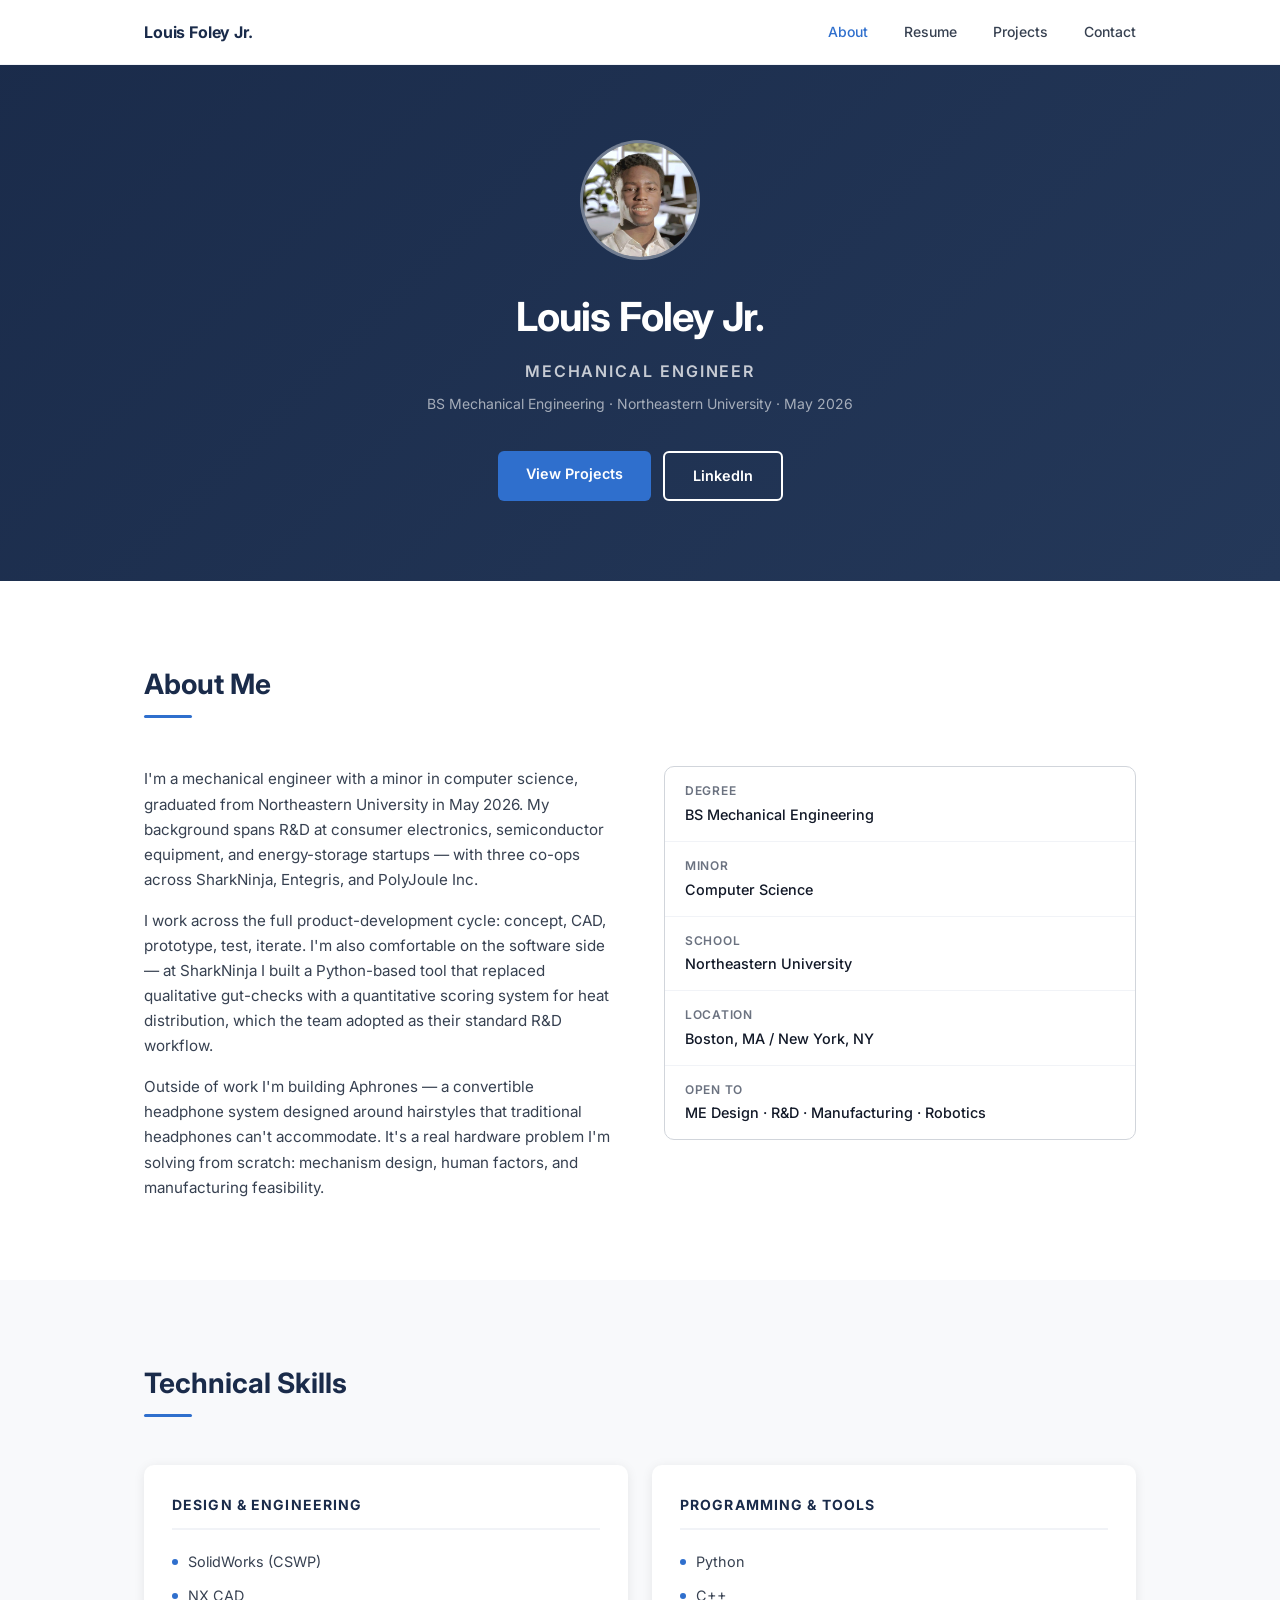
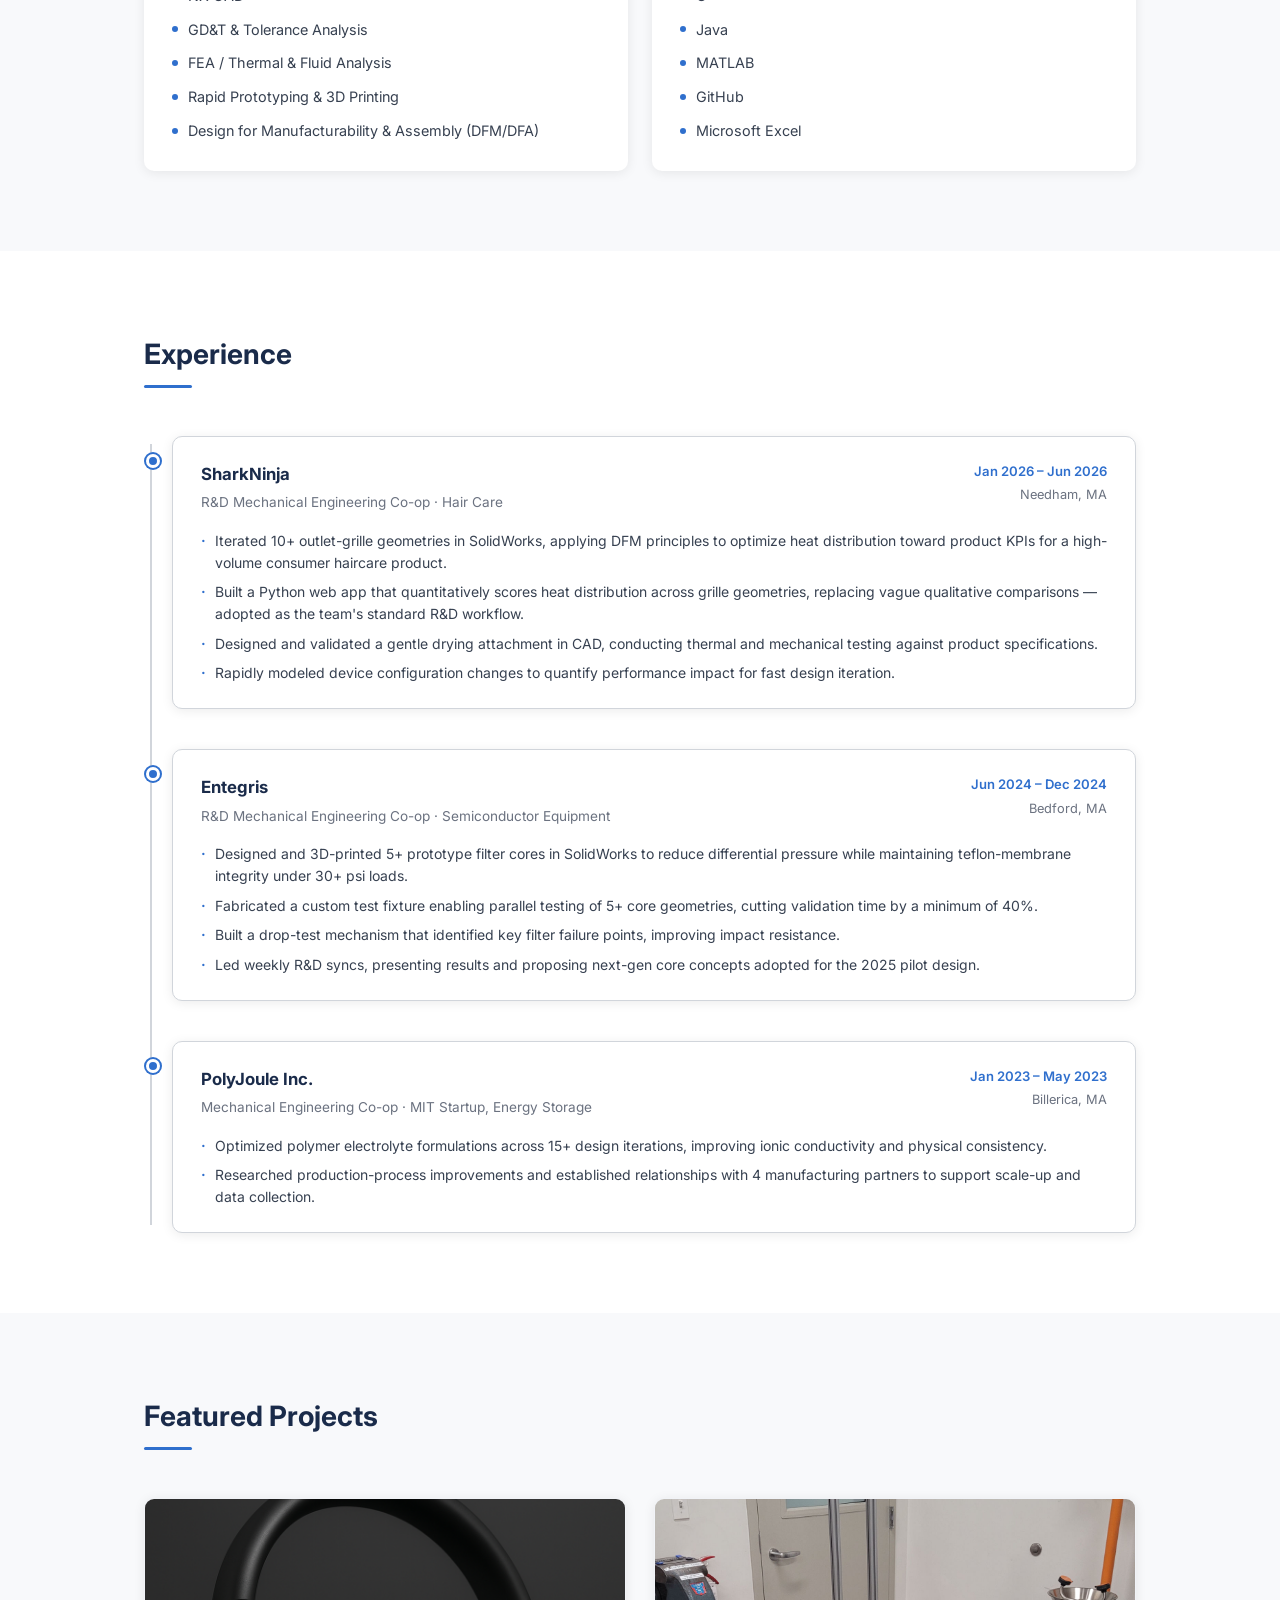
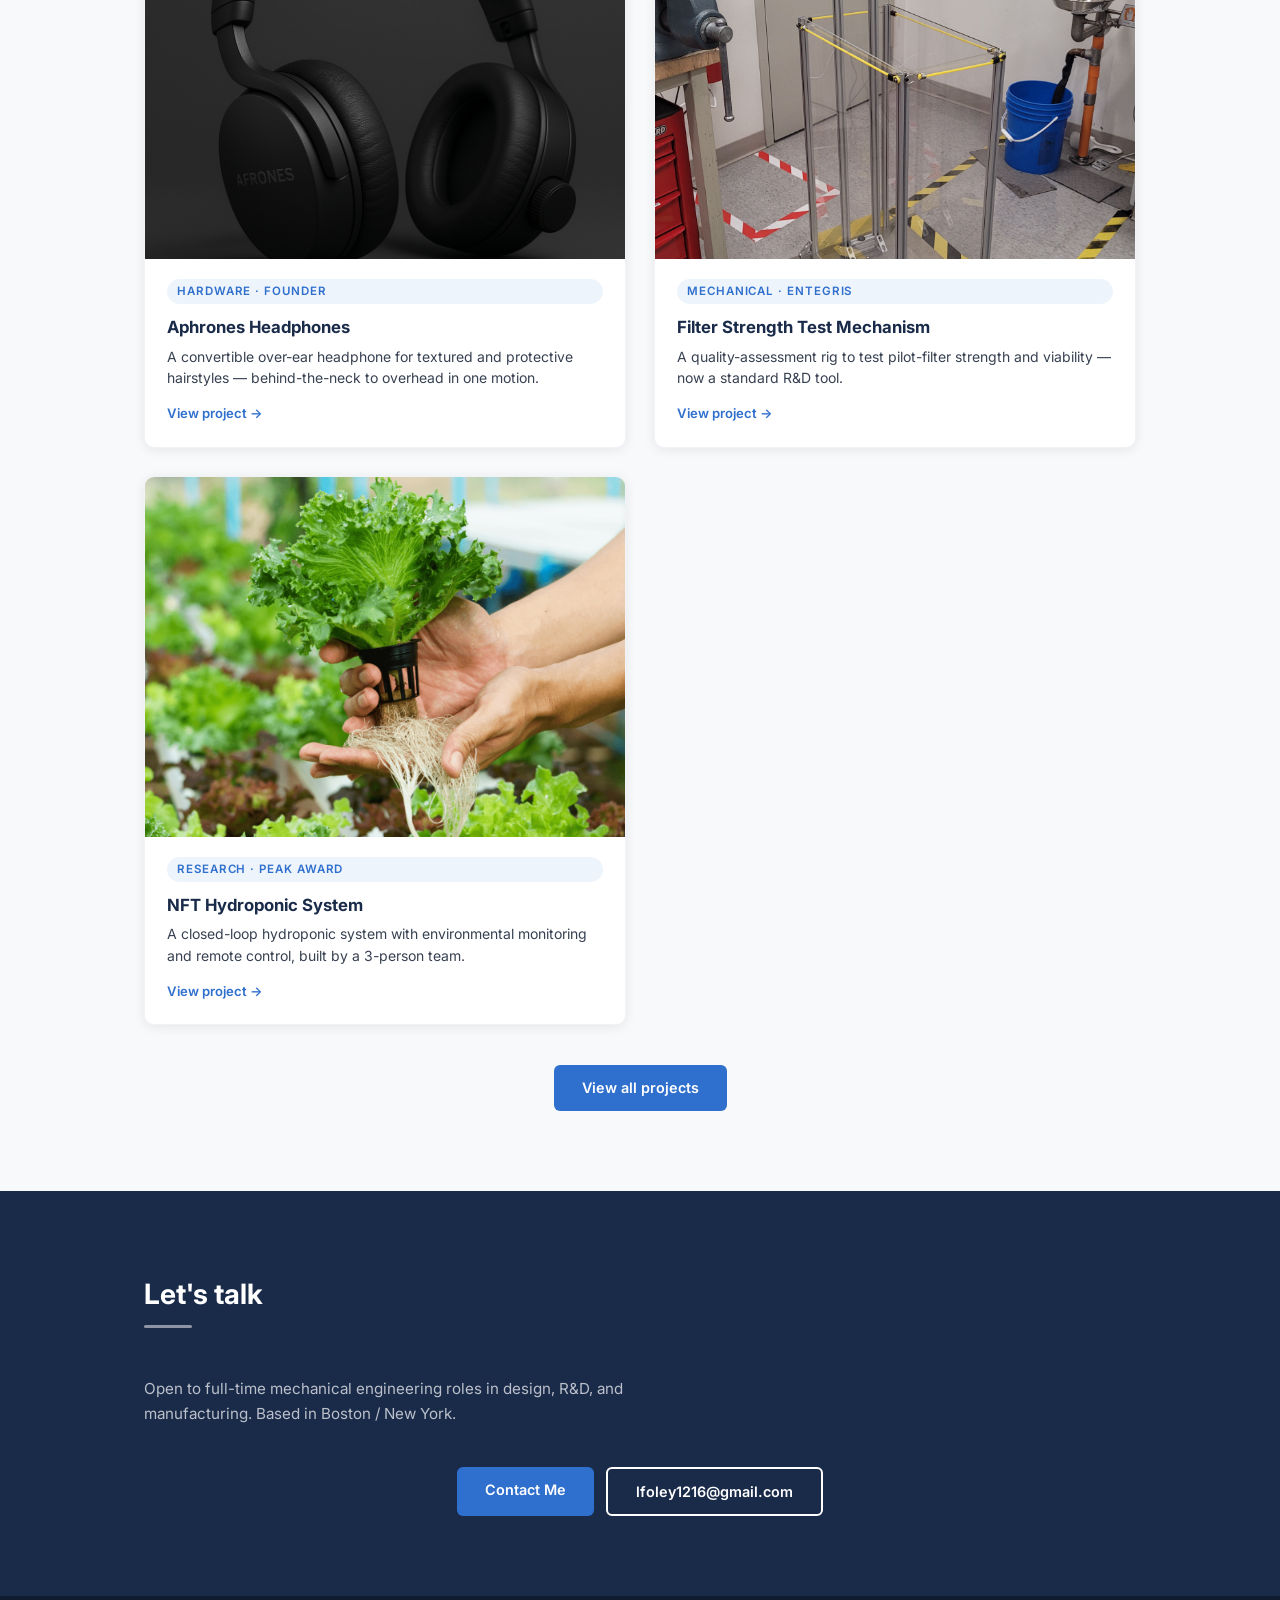
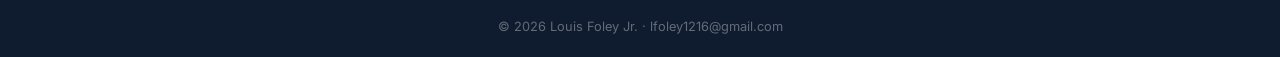
<file: index.html>
<!DOCTYPE html>
<html lang="en">
<head>
  <meta charset="UTF-8" />
  <meta name="viewport" content="width=device-width, initial-scale=1.0" />
  <title>Louis Foley Jr. — Mechanical Engineer</title>
  <link rel="icon" href="favicon.svg" />
  <meta name="description" content="Louis Foley Jr. — Mechanical Engineer (Northeastern '26). Product development, R&D, and design across SharkNinja, Entegris, and PolyJoule." />
  <link rel="preconnect" href="https://fonts.googleapis.com" />
  <link rel="preconnect" href="https://fonts.gstatic.com" crossorigin />
  <link href="https://fonts.googleapis.com/css2?family=Inter:wght@300;400;500;600;700&display=swap" rel="stylesheet" />
  <link rel="stylesheet" href="style.css" />
</head>
<body>

  <nav id="navbar">
    <div class="nav-inner">
      <a class="nav-logo" href="index.html">Louis Foley Jr.</a>
      <button class="hamburger" id="hamburger" aria-label="Menu"><span></span><span></span><span></span></button>
      <ul class="nav-links" id="nav-links">
        <li><a href="index.html" class="active">About</a></li>
        <li><a href="resume.html">Resume</a></li>
        <li><a href="projects.html">Projects</a></li>
        <li><a href="contact.html">Contact</a></li>
      </ul>
    </div>
  </nav>

  <!-- HERO -->
  <section id="hero">
    <div class="hero-inner">
      <div class="hero-photo">
        <img src="assets/profile.jpg" alt="Louis Foley Jr." onerror="this.style.display='none'; document.getElementById('photo-initials').style.display='flex';" />
        <div id="photo-initials" class="photo-initials">LF</div>
      </div>
      <h1>Louis Foley Jr.</h1>
      <p class="hero-title">Mechanical Engineer</p>
      <p class="hero-sub">BS Mechanical Engineering · Northeastern University · May 2026</p>
      <div class="hero-links">
        <a href="projects.html" class="btn btn-primary">View Projects</a>
        <a href="https://www.linkedin.com/in/louis-foley-jr/" target="_blank" rel="noopener" class="btn btn-outline">LinkedIn</a>
      </div>
    </div>
  </section>

  <!-- ABOUT -->
  <section id="about">
    <div class="container">
      <h2 class="section-title">About Me</h2>
      <div class="about-grid">
        <div class="about-text">
          <p>I'm a mechanical engineer with a minor in computer science, graduated from Northeastern University in May 2026. My background spans R&D at consumer electronics, semiconductor equipment, and energy-storage startups — with three co-ops across SharkNinja, Entegris, and PolyJoule Inc.</p>
          <p>I work across the full product-development cycle: concept, CAD, prototype, test, iterate. I'm also comfortable on the software side — at SharkNinja I built a Python-based tool that replaced qualitative gut-checks with a quantitative scoring system for heat distribution, which the team adopted as their standard R&D workflow.</p>
          <p>Outside of work I'm building Aphrones — a convertible headphone system designed around hairstyles that traditional headphones can't accommodate. It's a real hardware problem I'm solving from scratch: mechanism design, human factors, and manufacturing feasibility.</p>
        </div>
        <div class="about-facts">
          <div class="fact"><span class="fact-label">Degree</span><span class="fact-value">BS Mechanical Engineering</span></div>
          <div class="fact"><span class="fact-label">Minor</span><span class="fact-value">Computer Science</span></div>
          <div class="fact"><span class="fact-label">School</span><span class="fact-value">Northeastern University</span></div>
          <div class="fact"><span class="fact-label">Location</span><span class="fact-value">Boston, MA / New York, NY</span></div>
          <div class="fact"><span class="fact-label">Open to</span><span class="fact-value">ME Design · R&D · Manufacturing · Robotics</span></div>
        </div>
      </div>
    </div>
  </section>

  <!-- SKILLS -->
  <section id="skills" class="section-gray">
    <div class="container">
      <h2 class="section-title">Technical Skills</h2>
      <div class="skills-grid">
        <div class="skills-card">
          <h3>Design &amp; Engineering</h3>
          <ul>
            <li>SolidWorks (CSWP)</li>
            <li>NX CAD</li>
            <li>GD&amp;T &amp; Tolerance Analysis</li>
            <li>FEA / Thermal &amp; Fluid Analysis</li>
            <li>Rapid Prototyping &amp; 3D Printing</li>
            <li>Design for Manufacturability &amp; Assembly (DFM/DFA)</li>
          </ul>
        </div>
        <div class="skills-card">
          <h3>Programming &amp; Tools</h3>
          <ul>
            <li>Python</li>
            <li>C++</li>
            <li>Java</li>
            <li>MATLAB</li>
            <li>GitHub</li>
            <li>Microsoft Excel</li>
          </ul>
        </div>
      </div>
    </div>
  </section>

  <!-- EXPERIENCE -->
  <section id="experience">
    <div class="container">
      <h2 class="section-title">Experience</h2>
      <div class="timeline">

        <div class="timeline-item">
          <div class="timeline-dot"></div>
          <div class="timeline-card">
            <div class="timeline-header">
              <div><h3>SharkNinja</h3><p class="timeline-role">R&D Mechanical Engineering Co-op · Hair Care</p></div>
              <div class="timeline-meta"><span class="timeline-date">Jan 2026 – Jun 2026</span><span class="timeline-location">Needham, MA</span></div>
            </div>
            <ul>
              <li>Iterated 10+ outlet-grille geometries in SolidWorks, applying DFM principles to optimize heat distribution toward product KPIs for a high-volume consumer haircare product.</li>
              <li>Built a Python web app that quantitatively scores heat distribution across grille geometries, replacing vague qualitative comparisons — adopted as the team's standard R&D workflow.</li>
              <li>Designed and validated a gentle drying attachment in CAD, conducting thermal and mechanical testing against product specifications.</li>
              <li>Rapidly modeled device configuration changes to quantify performance impact for fast design iteration.</li>
            </ul>
          </div>
        </div>

        <div class="timeline-item">
          <div class="timeline-dot"></div>
          <div class="timeline-card">
            <div class="timeline-header">
              <div><h3>Entegris</h3><p class="timeline-role">R&D Mechanical Engineering Co-op · Semiconductor Equipment</p></div>
              <div class="timeline-meta"><span class="timeline-date">Jun 2024 – Dec 2024</span><span class="timeline-location">Bedford, MA</span></div>
            </div>
            <ul>
              <li>Designed and 3D-printed 5+ prototype filter cores in SolidWorks to reduce differential pressure while maintaining teflon-membrane integrity under 30+ psi loads.</li>
              <li>Fabricated a custom test fixture enabling parallel testing of 5+ core geometries, cutting validation time by a minimum of 40%.</li>
              <li>Built a drop-test mechanism that identified key filter failure points, improving impact resistance.</li>
              <li>Led weekly R&D syncs, presenting results and proposing next-gen core concepts adopted for the 2025 pilot design.</li>
            </ul>
          </div>
        </div>

        <div class="timeline-item">
          <div class="timeline-dot"></div>
          <div class="timeline-card">
            <div class="timeline-header">
              <div><h3>PolyJoule Inc.</h3><p class="timeline-role">Mechanical Engineering Co-op · MIT Startup, Energy Storage</p></div>
              <div class="timeline-meta"><span class="timeline-date">Jan 2023 – May 2023</span><span class="timeline-location">Billerica, MA</span></div>
            </div>
            <ul>
              <li>Optimized polymer electrolyte formulations across 15+ design iterations, improving ionic conductivity and physical consistency.</li>
              <li>Researched production-process improvements and established relationships with 4 manufacturing partners to support scale-up and data collection.</li>
            </ul>
          </div>
        </div>

      </div>
    </div>
  </section>

  <!-- FEATURED PROJECTS -->
  <section id="featured" class="section-gray">
    <div class="container">
      <h2 class="section-title">Featured Projects</h2>
      <div class="proj-index-grid">

        <a class="proj-index-card" href="project-aphrones.html">
          <img class="proj-index-img" src="assets/aphrones.jpg" alt="Aphrones convertible headphones" loading="lazy" />
          <div class="proj-index-body">
            <div class="project-tag">Hardware · Founder</div>
            <h3>Aphrones Headphones</h3>
            <p>A convertible over-ear headphone for textured and protective hairstyles — behind-the-neck to overhead in one motion.</p>
            <span class="proj-index-more">View project →</span>
          </div>
        </a>

        <a class="proj-index-card" href="project-filter-strength.html">
          <img class="proj-index-img" src="assets/filter-strength.jpg" alt="Filter strength test mechanism" loading="lazy" />
          <div class="proj-index-body">
            <div class="project-tag">Mechanical · Entegris</div>
            <h3>Filter Strength Test Mechanism</h3>
            <p>A quality-assessment rig to test pilot-filter strength and viability — now a standard R&D tool.</p>
            <span class="proj-index-more">View project →</span>
          </div>
        </a>

        <a class="proj-index-card" href="project-hydroponics.html">
          <img class="proj-index-img" src="assets/hydroponics.webp" alt="NFT hydroponic system" loading="lazy" />
          <div class="proj-index-body">
            <div class="project-tag">Research · PEAK Award</div>
            <h3>NFT Hydroponic System</h3>
            <p>A closed-loop hydroponic system with environmental monitoring and remote control, built by a 3-person team.</p>
            <span class="proj-index-more">View project →</span>
          </div>
        </a>

      </div>
      <div class="section-cta"><a href="projects.html" class="btn btn-primary">View all projects</a></div>
    </div>
  </section>

  <!-- CONTACT CTA -->
  <section id="contact">
    <div class="container">
      <h2 class="section-title">Let's talk</h2>
      <p class="contact-sub">Open to full-time mechanical engineering roles in design, R&D, and manufacturing. Based in Boston / New York.</p>
      <div class="hero-links">
        <a href="contact.html" class="btn btn-primary">Contact Me</a>
        <a href="mailto:lfoley1216@gmail.com" class="btn btn-outline">lfoley1216@gmail.com</a>
      </div>
    </div>
  </section>

  <footer><p>© 2026 Louis Foley Jr. · <a href="mailto:lfoley1216@gmail.com">lfoley1216@gmail.com</a></p></footer>

  <script src="script.js"></script>
</body>
</html>
</file>
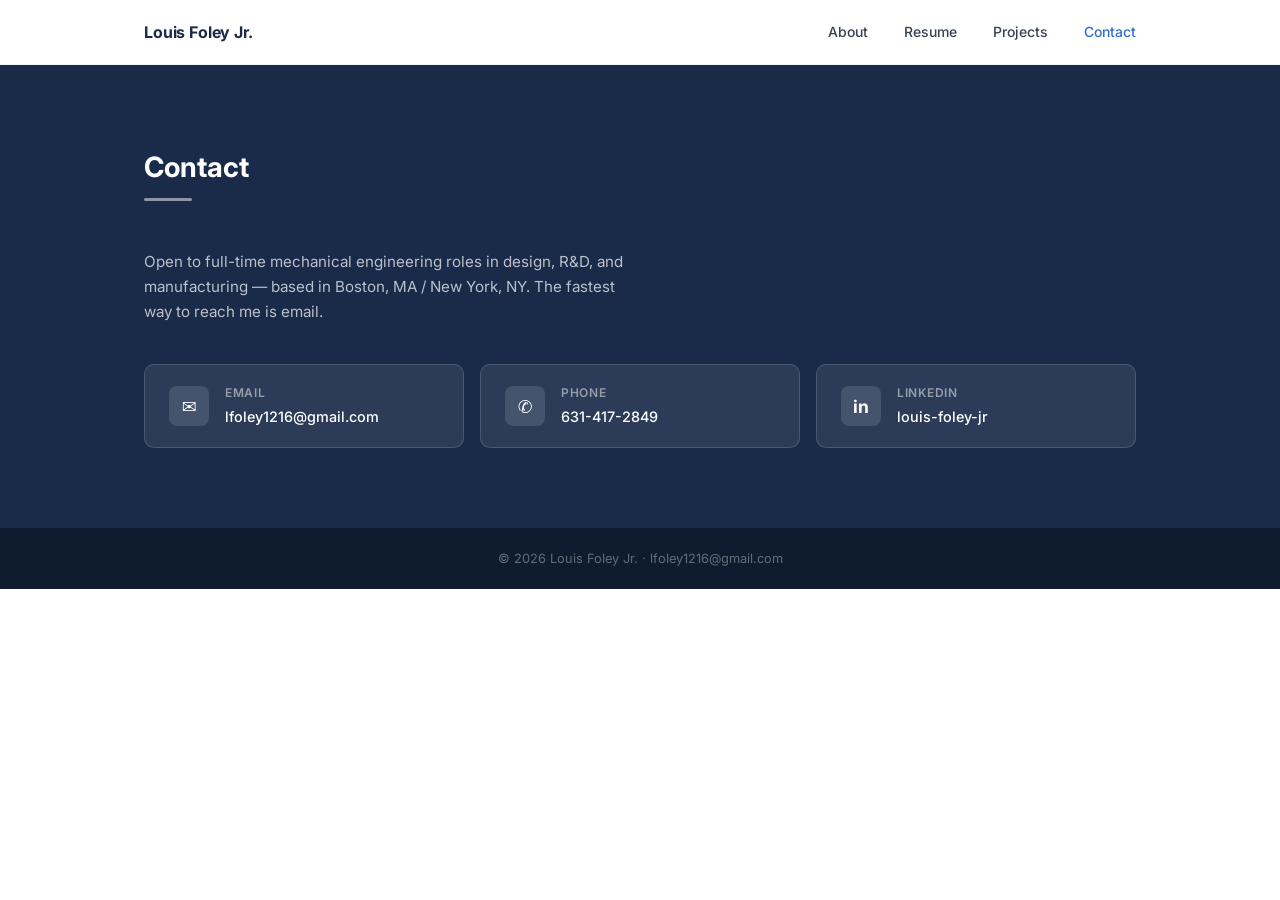
<file: contact.html>
<!DOCTYPE html>
<html lang="en">
<head>
  <meta charset="UTF-8" />
  <meta name="viewport" content="width=device-width, initial-scale=1.0" />
  <title>Contact — Louis Foley Jr.</title>
  <link rel="icon" href="favicon.svg" />
  <link rel="preconnect" href="https://fonts.googleapis.com" />
  <link rel="preconnect" href="https://fonts.gstatic.com" crossorigin />
  <link href="https://fonts.googleapis.com/css2?family=Inter:wght@300;400;500;600;700&display=swap" rel="stylesheet" />
  <link rel="stylesheet" href="style.css" />
</head>
<body>

  <nav id="navbar">
    <div class="nav-inner">
      <a class="nav-logo" href="index.html">Louis Foley Jr.</a>
      <button class="hamburger" id="hamburger" aria-label="Menu"><span></span><span></span><span></span></button>
      <ul class="nav-links" id="nav-links">
        <li><a href="index.html">About</a></li>
        <li><a href="resume.html">Resume</a></li>
        <li><a href="projects.html">Projects</a></li>
        <li><a href="contact.html" class="active">Contact</a></li>
      </ul>
    </div>
  </nav>

  <div class="page">
    <section id="contact">
      <div class="container">
        <h2 class="section-title">Contact</h2>
        <p class="contact-sub">Open to full-time mechanical engineering roles in design, R&amp;D, and manufacturing — based in Boston, MA / New York, NY. The fastest way to reach me is email.</p>
        <div class="contact-grid">
          <a href="mailto:lfoley1216@gmail.com" class="contact-item">
            <div class="contact-icon">✉</div>
            <div>
              <p class="contact-label">Email</p>
              <p class="contact-value">lfoley1216@gmail.com</p>
            </div>
          </a>
          <a href="tel:6314172849" class="contact-item">
            <div class="contact-icon">✆</div>
            <div>
              <p class="contact-label">Phone</p>
              <p class="contact-value">631-417-2849</p>
            </div>
          </a>
          <a href="https://www.linkedin.com/in/louis-foley-jr/" target="_blank" rel="noopener" class="contact-item">
            <div class="contact-icon">in</div>
            <div>
              <p class="contact-label">LinkedIn</p>
              <p class="contact-value">louis-foley-jr</p>
            </div>
          </a>
        </div>
      </div>
    </section>
  </div>

  <footer><p>© 2026 Louis Foley Jr. · <a href="mailto:lfoley1216@gmail.com">lfoley1216@gmail.com</a></p></footer>
  <script src="script.js"></script>
</body>
</html>
</file>
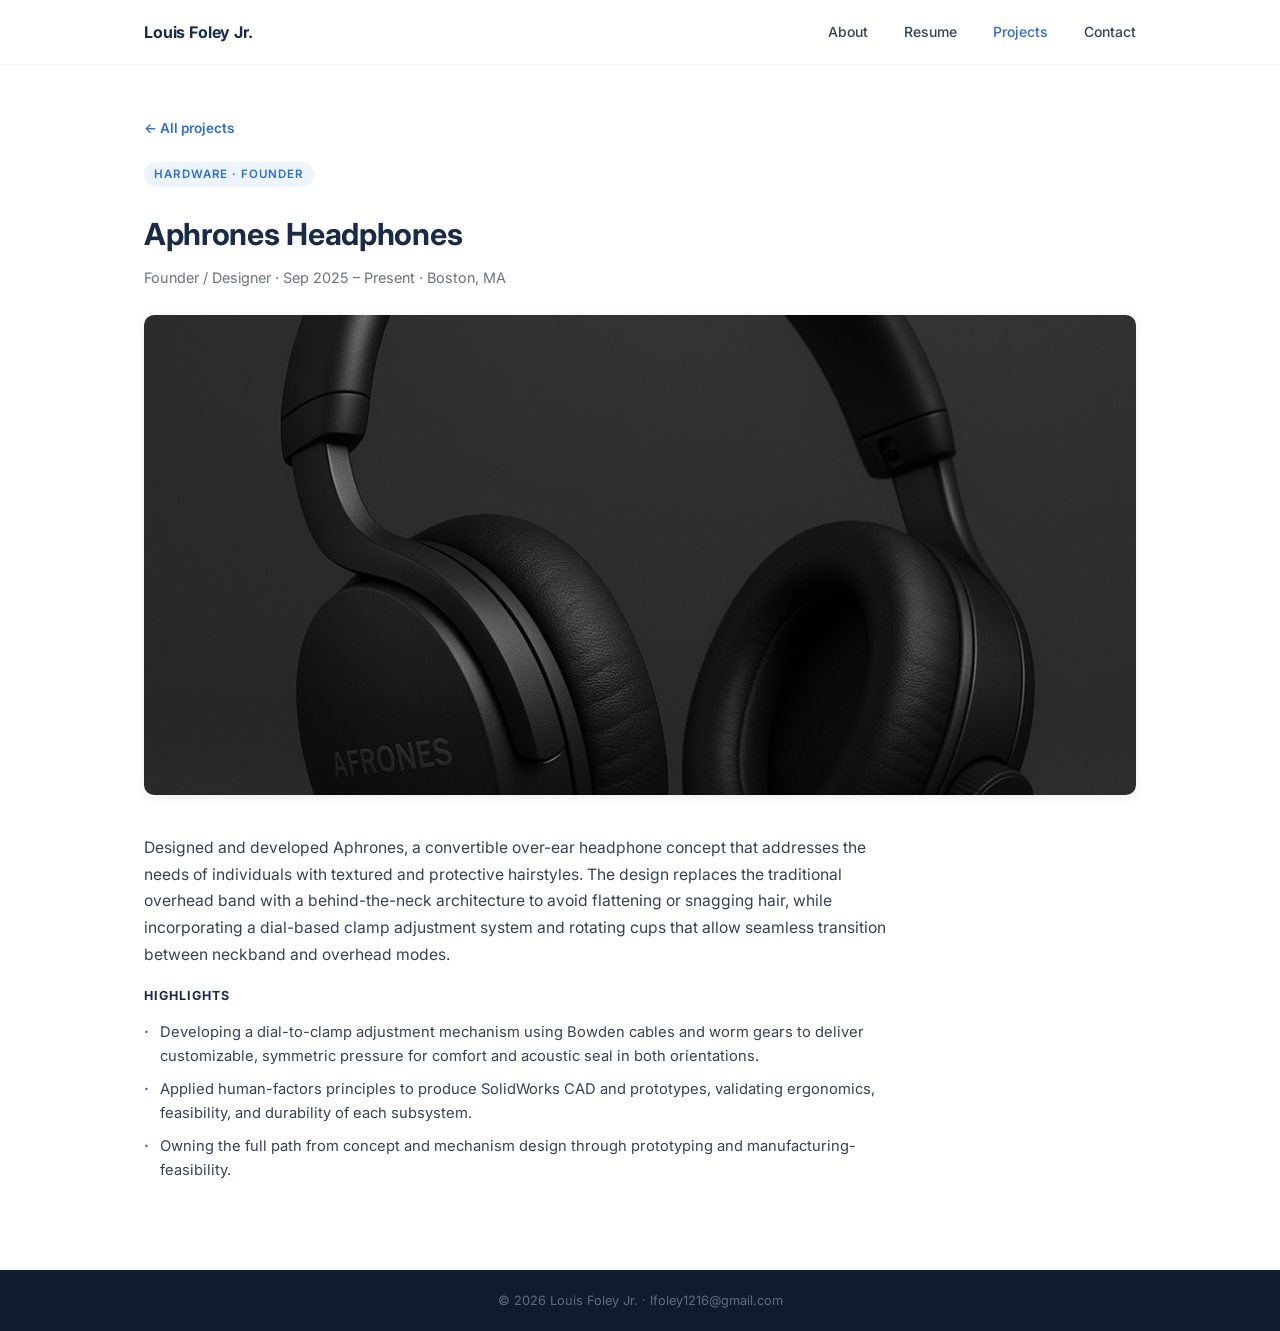
<file: project-aphrones.html>
<!DOCTYPE html>
<html lang="en">
<head>
  <meta charset="UTF-8" />
  <meta name="viewport" content="width=device-width, initial-scale=1.0" />
  <title>Aphrones Headphones — Louis Foley Jr.</title>
  <link rel="icon" href="favicon.svg" />
  <link rel="preconnect" href="https://fonts.googleapis.com" />
  <link rel="preconnect" href="https://fonts.gstatic.com" crossorigin />
  <link href="https://fonts.googleapis.com/css2?family=Inter:wght@300;400;500;600;700&display=swap" rel="stylesheet" />
  <link rel="stylesheet" href="style.css" />
</head>
<body>
  <nav id="navbar">
    <div class="nav-inner">
      <a class="nav-logo" href="index.html">Louis Foley Jr.</a>
      <button class="hamburger" id="hamburger" aria-label="Menu"><span></span><span></span><span></span></button>
      <ul class="nav-links" id="nav-links">
        <li><a href="index.html">About</a></li>
        <li><a href="resume.html">Resume</a></li>
        <li><a href="projects.html" class="active">Projects</a></li>
        <li><a href="contact.html">Contact</a></li>
      </ul>
    </div>
  </nav>

  <div class="page">
    <section class="project-detail">
      <div class="container">
        <a class="back-link" href="projects.html">← All projects</a>
        <div class="project-detail-header">
          <div class="project-tag">Hardware · Founder</div>
          <h1>Aphrones Headphones</h1>
          <p class="project-detail-meta">Founder / Designer · Sep 2025 – Present · Boston, MA</p>
        </div>
        <img class="project-detail-img" src="assets/aphrones.jpg" alt="Aphrones convertible headphone concept" />
        <div class="project-detail-body">
          <p>Designed and developed Aphrones, a convertible over-ear headphone concept that addresses the needs of individuals with textured and protective hairstyles. The design replaces the traditional overhead band with a behind-the-neck architecture to avoid flattening or snagging hair, while incorporating a dial-based clamp adjustment system and rotating cups that allow seamless transition between neckband and overhead modes.</p>
          <h3>Highlights</h3>
          <ul>
            <li>Developing a dial-to-clamp adjustment mechanism using Bowden cables and worm gears to deliver customizable, symmetric pressure for comfort and acoustic seal in both orientations.</li>
            <li>Applied human-factors principles to produce SolidWorks CAD and prototypes, validating ergonomics, feasibility, and durability of each subsystem.</li>
            <li>Owning the full path from concept and mechanism design through prototyping and manufacturing-feasibility.</li>
          </ul>
        </div>
      </div>
    </section>
  </div>

  <footer><p>© 2026 Louis Foley Jr. · <a href="mailto:lfoley1216@gmail.com">lfoley1216@gmail.com</a></p></footer>
  <script src="script.js"></script>
</body>
</html>
</file>
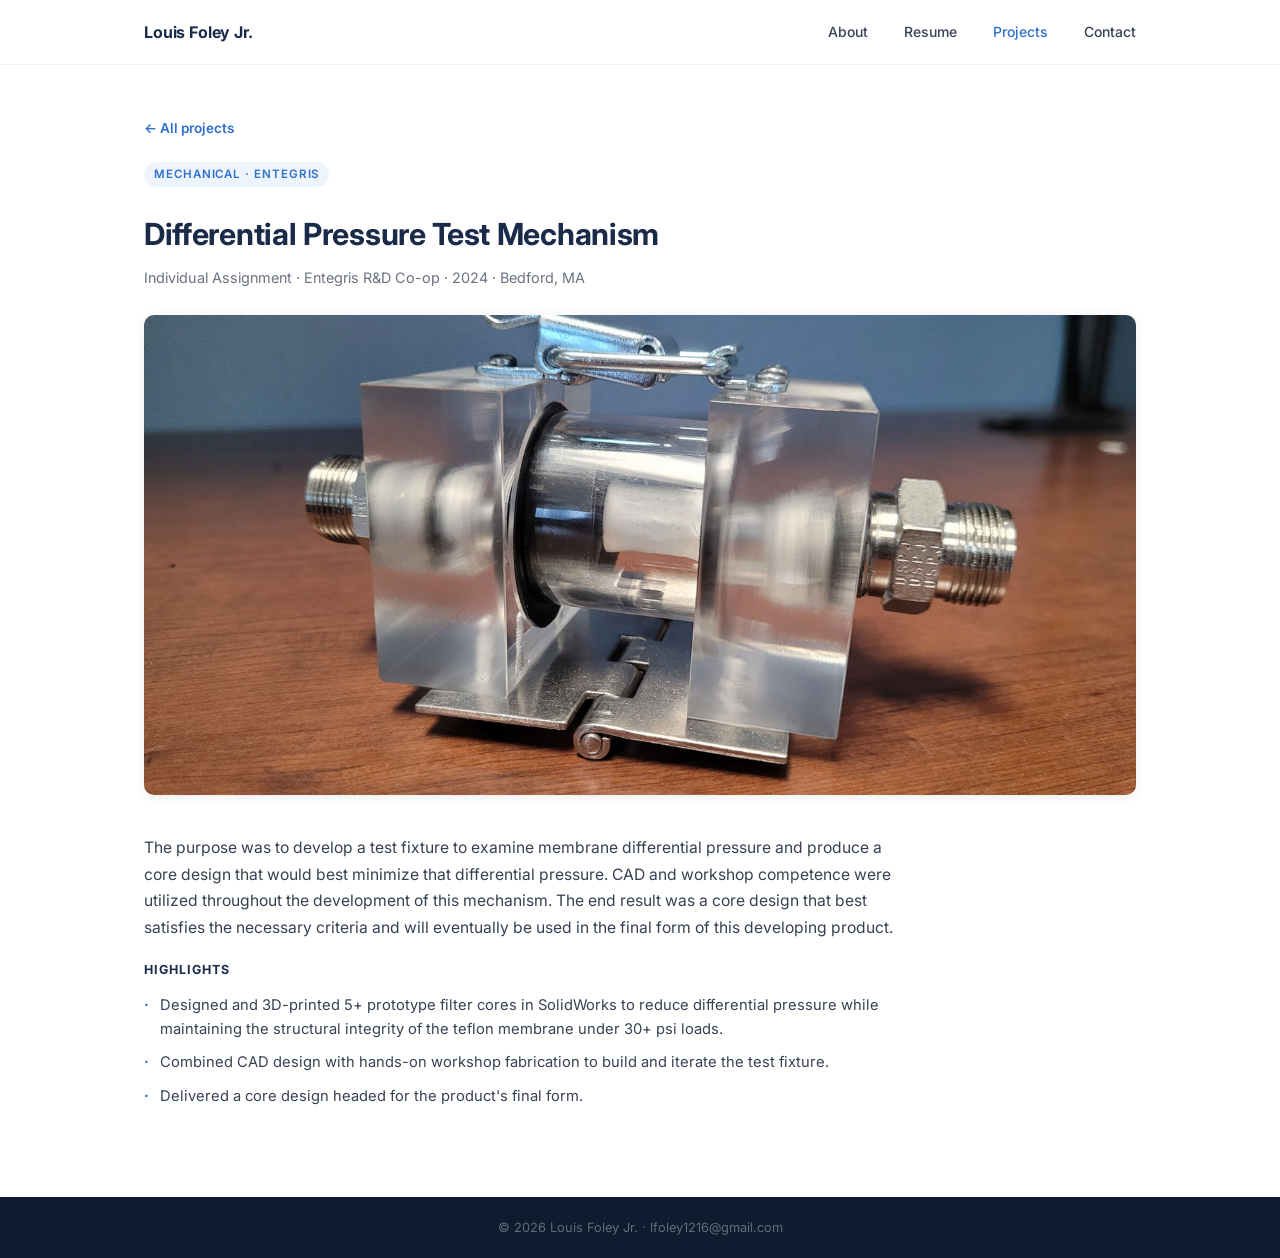
<file: project-differential-pressure.html>
<!DOCTYPE html>
<html lang="en">
<head>
  <meta charset="UTF-8" />
  <meta name="viewport" content="width=device-width, initial-scale=1.0" />
  <title>Differential Pressure Test Mechanism — Louis Foley Jr.</title>
  <link rel="icon" href="favicon.svg" />
  <link rel="preconnect" href="https://fonts.googleapis.com" />
  <link rel="preconnect" href="https://fonts.gstatic.com" crossorigin />
  <link href="https://fonts.googleapis.com/css2?family=Inter:wght@300;400;500;600;700&display=swap" rel="stylesheet" />
  <link rel="stylesheet" href="style.css" />
</head>
<body>
  <nav id="navbar">
    <div class="nav-inner">
      <a class="nav-logo" href="index.html">Louis Foley Jr.</a>
      <button class="hamburger" id="hamburger" aria-label="Menu"><span></span><span></span><span></span></button>
      <ul class="nav-links" id="nav-links">
        <li><a href="index.html">About</a></li>
        <li><a href="resume.html">Resume</a></li>
        <li><a href="projects.html" class="active">Projects</a></li>
        <li><a href="contact.html">Contact</a></li>
      </ul>
    </div>
  </nav>

  <div class="page">
    <section class="project-detail">
      <div class="container">
        <a class="back-link" href="projects.html">← All projects</a>
        <div class="project-detail-header">
          <div class="project-tag">Mechanical · Entegris</div>
          <h1>Differential Pressure Test Mechanism</h1>
          <p class="project-detail-meta">Individual Assignment · Entegris R&amp;D Co-op · 2024 · Bedford, MA</p>
        </div>
        <img class="project-detail-img" src="assets/differential-pressure.jpg" alt="Differential pressure test fixture" />
        <div class="project-detail-body">
          <p>The purpose was to develop a test fixture to examine membrane differential pressure and produce a core design that would best minimize that differential pressure. CAD and workshop competence were utilized throughout the development of this mechanism. The end result was a core design that best satisfies the necessary criteria and will eventually be used in the final form of this developing product.</p>
          <h3>Highlights</h3>
          <ul>
            <li>Designed and 3D-printed 5+ prototype filter cores in SolidWorks to reduce differential pressure while maintaining the structural integrity of the teflon membrane under 30+ psi loads.</li>
            <li>Combined CAD design with hands-on workshop fabrication to build and iterate the test fixture.</li>
            <li>Delivered a core design headed for the product's final form.</li>
          </ul>
        </div>
      </div>
    </section>
  </div>

  <footer><p>© 2026 Louis Foley Jr. · <a href="mailto:lfoley1216@gmail.com">lfoley1216@gmail.com</a></p></footer>
  <script src="script.js"></script>
</body>
</html>
</file>
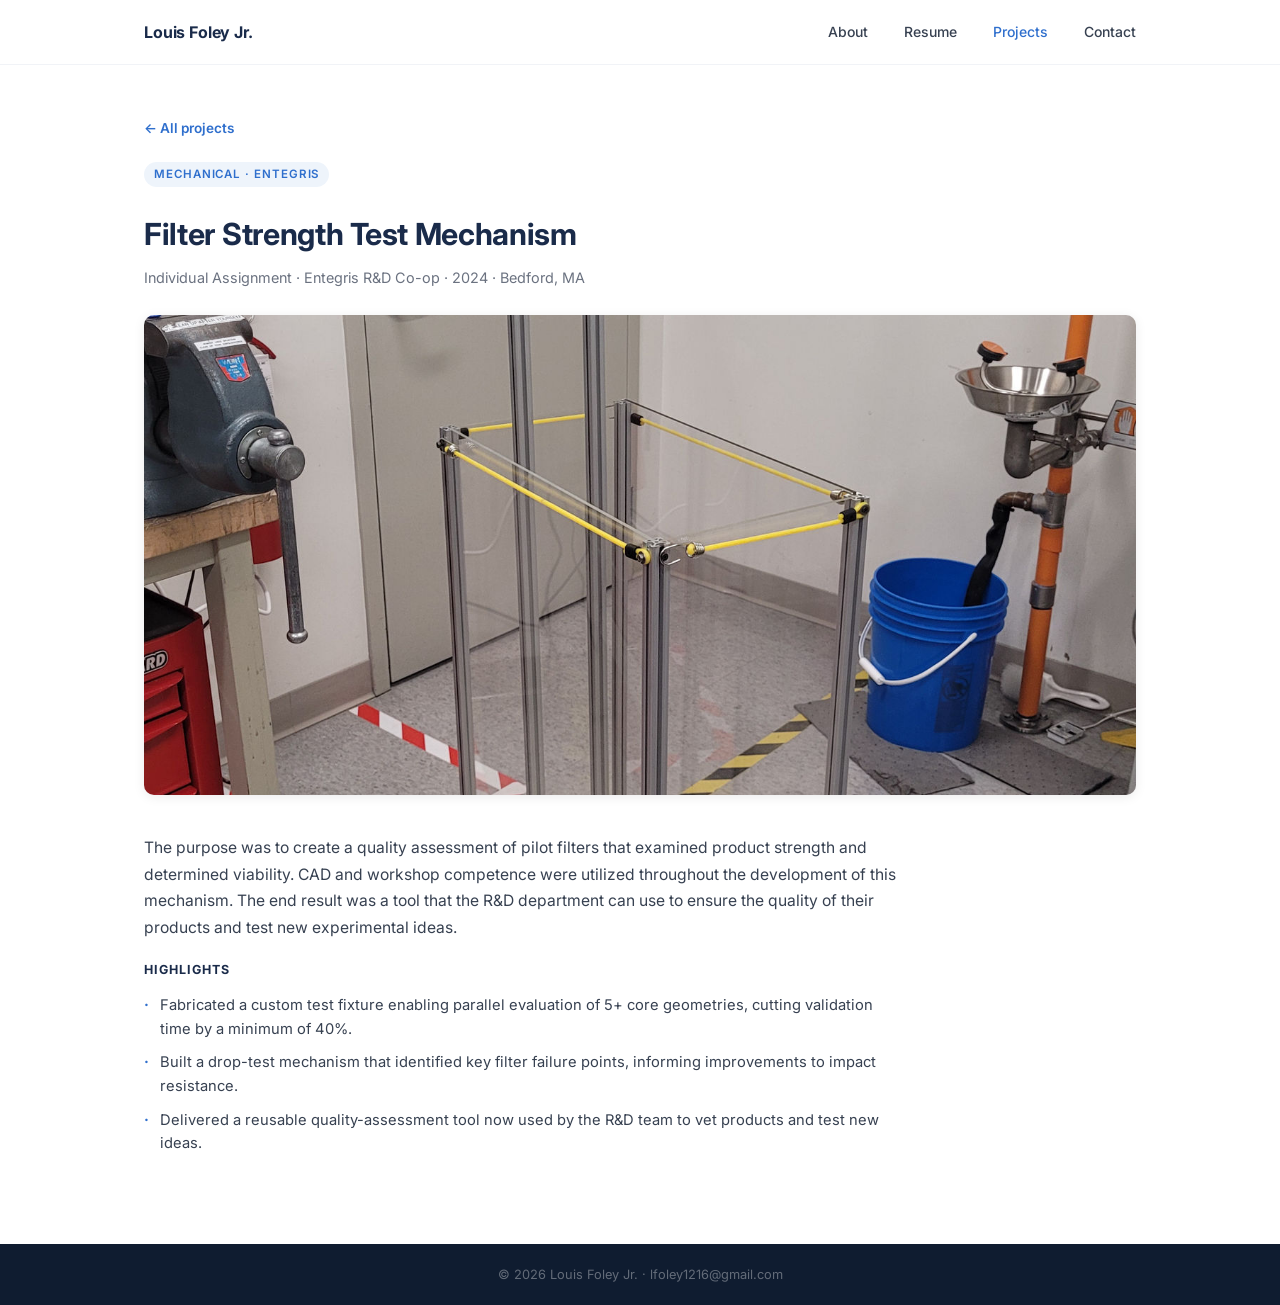
<file: project-filter-strength.html>
<!DOCTYPE html>
<html lang="en">
<head>
  <meta charset="UTF-8" />
  <meta name="viewport" content="width=device-width, initial-scale=1.0" />
  <title>Filter Strength Test Mechanism — Louis Foley Jr.</title>
  <link rel="icon" href="favicon.svg" />
  <link rel="preconnect" href="https://fonts.googleapis.com" />
  <link rel="preconnect" href="https://fonts.gstatic.com" crossorigin />
  <link href="https://fonts.googleapis.com/css2?family=Inter:wght@300;400;500;600;700&display=swap" rel="stylesheet" />
  <link rel="stylesheet" href="style.css" />
</head>
<body>
  <nav id="navbar">
    <div class="nav-inner">
      <a class="nav-logo" href="index.html">Louis Foley Jr.</a>
      <button class="hamburger" id="hamburger" aria-label="Menu"><span></span><span></span><span></span></button>
      <ul class="nav-links" id="nav-links">
        <li><a href="index.html">About</a></li>
        <li><a href="resume.html">Resume</a></li>
        <li><a href="projects.html" class="active">Projects</a></li>
        <li><a href="contact.html">Contact</a></li>
      </ul>
    </div>
  </nav>

  <div class="page">
    <section class="project-detail">
      <div class="container">
        <a class="back-link" href="projects.html">← All projects</a>
        <div class="project-detail-header">
          <div class="project-tag">Mechanical · Entegris</div>
          <h1>Filter Strength Test Mechanism</h1>
          <p class="project-detail-meta">Individual Assignment · Entegris R&amp;D Co-op · 2024 · Bedford, MA</p>
        </div>
        <img class="project-detail-img" src="assets/filter-strength.jpg" alt="Filter strength test mechanism rig" />
        <div class="project-detail-body">
          <p>The purpose was to create a quality assessment of pilot filters that examined product strength and determined viability. CAD and workshop competence were utilized throughout the development of this mechanism. The end result was a tool that the R&amp;D department can use to ensure the quality of their products and test new experimental ideas.</p>
          <h3>Highlights</h3>
          <ul>
            <li>Fabricated a custom test fixture enabling parallel evaluation of 5+ core geometries, cutting validation time by a minimum of 40%.</li>
            <li>Built a drop-test mechanism that identified key filter failure points, informing improvements to impact resistance.</li>
            <li>Delivered a reusable quality-assessment tool now used by the R&amp;D team to vet products and test new ideas.</li>
          </ul>
        </div>
      </div>
    </section>
  </div>

  <footer><p>© 2026 Louis Foley Jr. · <a href="mailto:lfoley1216@gmail.com">lfoley1216@gmail.com</a></p></footer>
  <script src="script.js"></script>
</body>
</html>
</file>
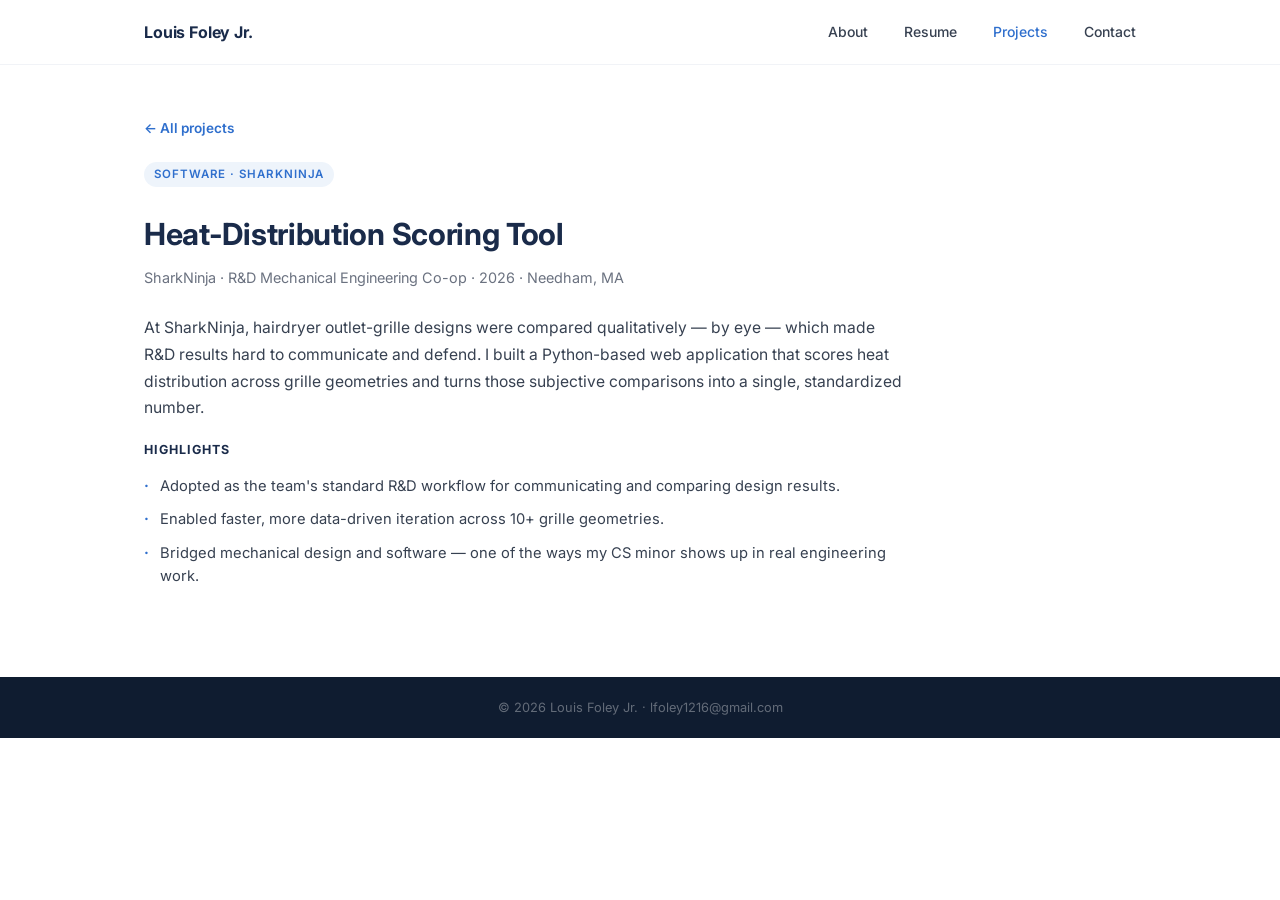
<file: project-heat-scoring.html>
<!DOCTYPE html>
<html lang="en">
<head>
  <meta charset="UTF-8" />
  <meta name="viewport" content="width=device-width, initial-scale=1.0" />
  <title>Heat-Distribution Scoring Tool — Louis Foley Jr.</title>
  <link rel="icon" href="favicon.svg" />
  <link rel="preconnect" href="https://fonts.googleapis.com" />
  <link rel="preconnect" href="https://fonts.gstatic.com" crossorigin />
  <link href="https://fonts.googleapis.com/css2?family=Inter:wght@300;400;500;600;700&display=swap" rel="stylesheet" />
  <link rel="stylesheet" href="style.css" />
</head>
<body>
  <nav id="navbar">
    <div class="nav-inner">
      <a class="nav-logo" href="index.html">Louis Foley Jr.</a>
      <button class="hamburger" id="hamburger" aria-label="Menu"><span></span><span></span><span></span></button>
      <ul class="nav-links" id="nav-links">
        <li><a href="index.html">About</a></li>
        <li><a href="resume.html">Resume</a></li>
        <li><a href="projects.html" class="active">Projects</a></li>
        <li><a href="contact.html">Contact</a></li>
      </ul>
    </div>
  </nav>

  <div class="page">
    <section class="project-detail">
      <div class="container">
        <a class="back-link" href="projects.html">← All projects</a>
        <div class="project-detail-header">
          <div class="project-tag">Software · SharkNinja</div>
          <h1>Heat-Distribution Scoring Tool</h1>
          <p class="project-detail-meta">SharkNinja · R&amp;D Mechanical Engineering Co-op · 2026 · Needham, MA</p>
        </div>
        <div class="project-detail-body">
          <p>At SharkNinja, hairdryer outlet-grille designs were compared qualitatively — by eye — which made R&amp;D results hard to communicate and defend. I built a Python-based web application that scores heat distribution across grille geometries and turns those subjective comparisons into a single, standardized number.</p>
          <h3>Highlights</h3>
          <ul>
            <li>Adopted as the team's standard R&amp;D workflow for communicating and comparing design results.</li>
            <li>Enabled faster, more data-driven iteration across 10+ grille geometries.</li>
            <li>Bridged mechanical design and software — one of the ways my CS minor shows up in real engineering work.</li>
          </ul>
        </div>
      </div>
    </section>
  </div>

  <footer><p>© 2026 Louis Foley Jr. · <a href="mailto:lfoley1216@gmail.com">lfoley1216@gmail.com</a></p></footer>
  <script src="script.js"></script>
</body>
</html>
</file>
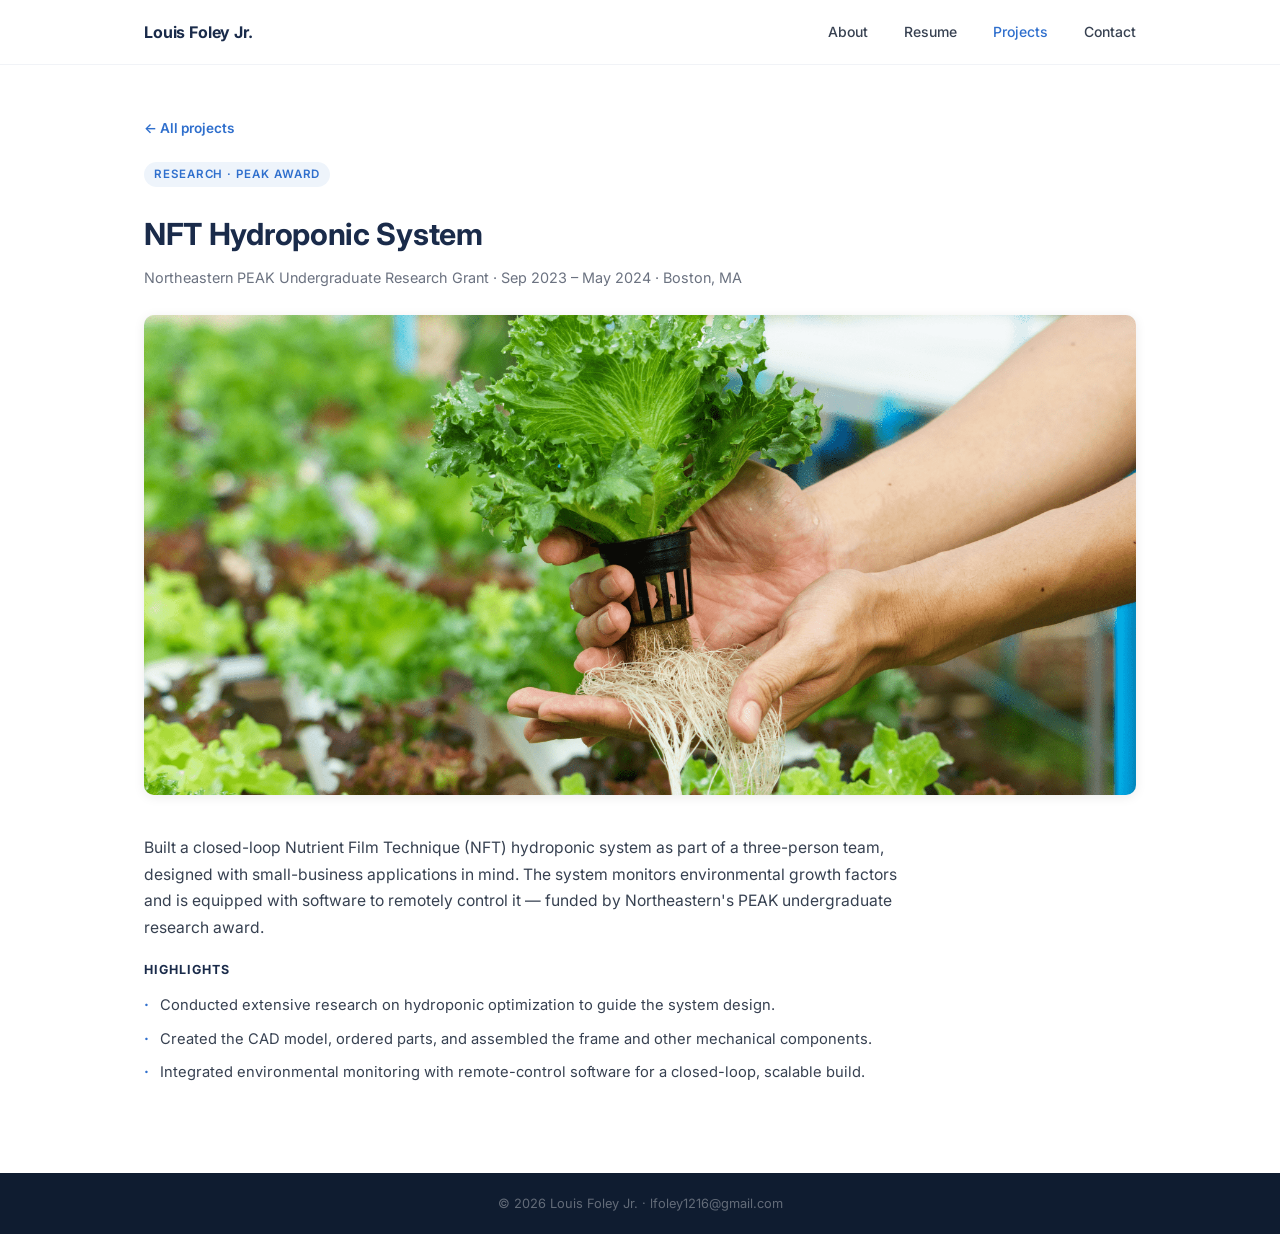
<file: project-hydroponics.html>
<!DOCTYPE html>
<html lang="en">
<head>
  <meta charset="UTF-8" />
  <meta name="viewport" content="width=device-width, initial-scale=1.0" />
  <title>NFT Hydroponic System — Louis Foley Jr.</title>
  <link rel="icon" href="favicon.svg" />
  <link rel="preconnect" href="https://fonts.googleapis.com" />
  <link rel="preconnect" href="https://fonts.gstatic.com" crossorigin />
  <link href="https://fonts.googleapis.com/css2?family=Inter:wght@300;400;500;600;700&display=swap" rel="stylesheet" />
  <link rel="stylesheet" href="style.css" />
</head>
<body>
  <nav id="navbar">
    <div class="nav-inner">
      <a class="nav-logo" href="index.html">Louis Foley Jr.</a>
      <button class="hamburger" id="hamburger" aria-label="Menu"><span></span><span></span><span></span></button>
      <ul class="nav-links" id="nav-links">
        <li><a href="index.html">About</a></li>
        <li><a href="resume.html">Resume</a></li>
        <li><a href="projects.html" class="active">Projects</a></li>
        <li><a href="contact.html">Contact</a></li>
      </ul>
    </div>
  </nav>

  <div class="page">
    <section class="project-detail">
      <div class="container">
        <a class="back-link" href="projects.html">← All projects</a>
        <div class="project-detail-header">
          <div class="project-tag">Research · PEAK Award</div>
          <h1>NFT Hydroponic System</h1>
          <p class="project-detail-meta">Northeastern PEAK Undergraduate Research Grant · Sep 2023 – May 2024 · Boston, MA</p>
        </div>
        <img class="project-detail-img" src="assets/hydroponics.webp" alt="Nutrient Film Technique hydroponic system" />
        <div class="project-detail-body">
          <p>Built a closed-loop Nutrient Film Technique (NFT) hydroponic system as part of a three-person team, designed with small-business applications in mind. The system monitors environmental growth factors and is equipped with software to remotely control it — funded by Northeastern's PEAK undergraduate research award.</p>
          <h3>Highlights</h3>
          <ul>
            <li>Conducted extensive research on hydroponic optimization to guide the system design.</li>
            <li>Created the CAD model, ordered parts, and assembled the frame and other mechanical components.</li>
            <li>Integrated environmental monitoring with remote-control software for a closed-loop, scalable build.</li>
          </ul>
        </div>
      </div>
    </section>
  </div>

  <footer><p>© 2026 Louis Foley Jr. · <a href="mailto:lfoley1216@gmail.com">lfoley1216@gmail.com</a></p></footer>
  <script src="script.js"></script>
</body>
</html>
</file>
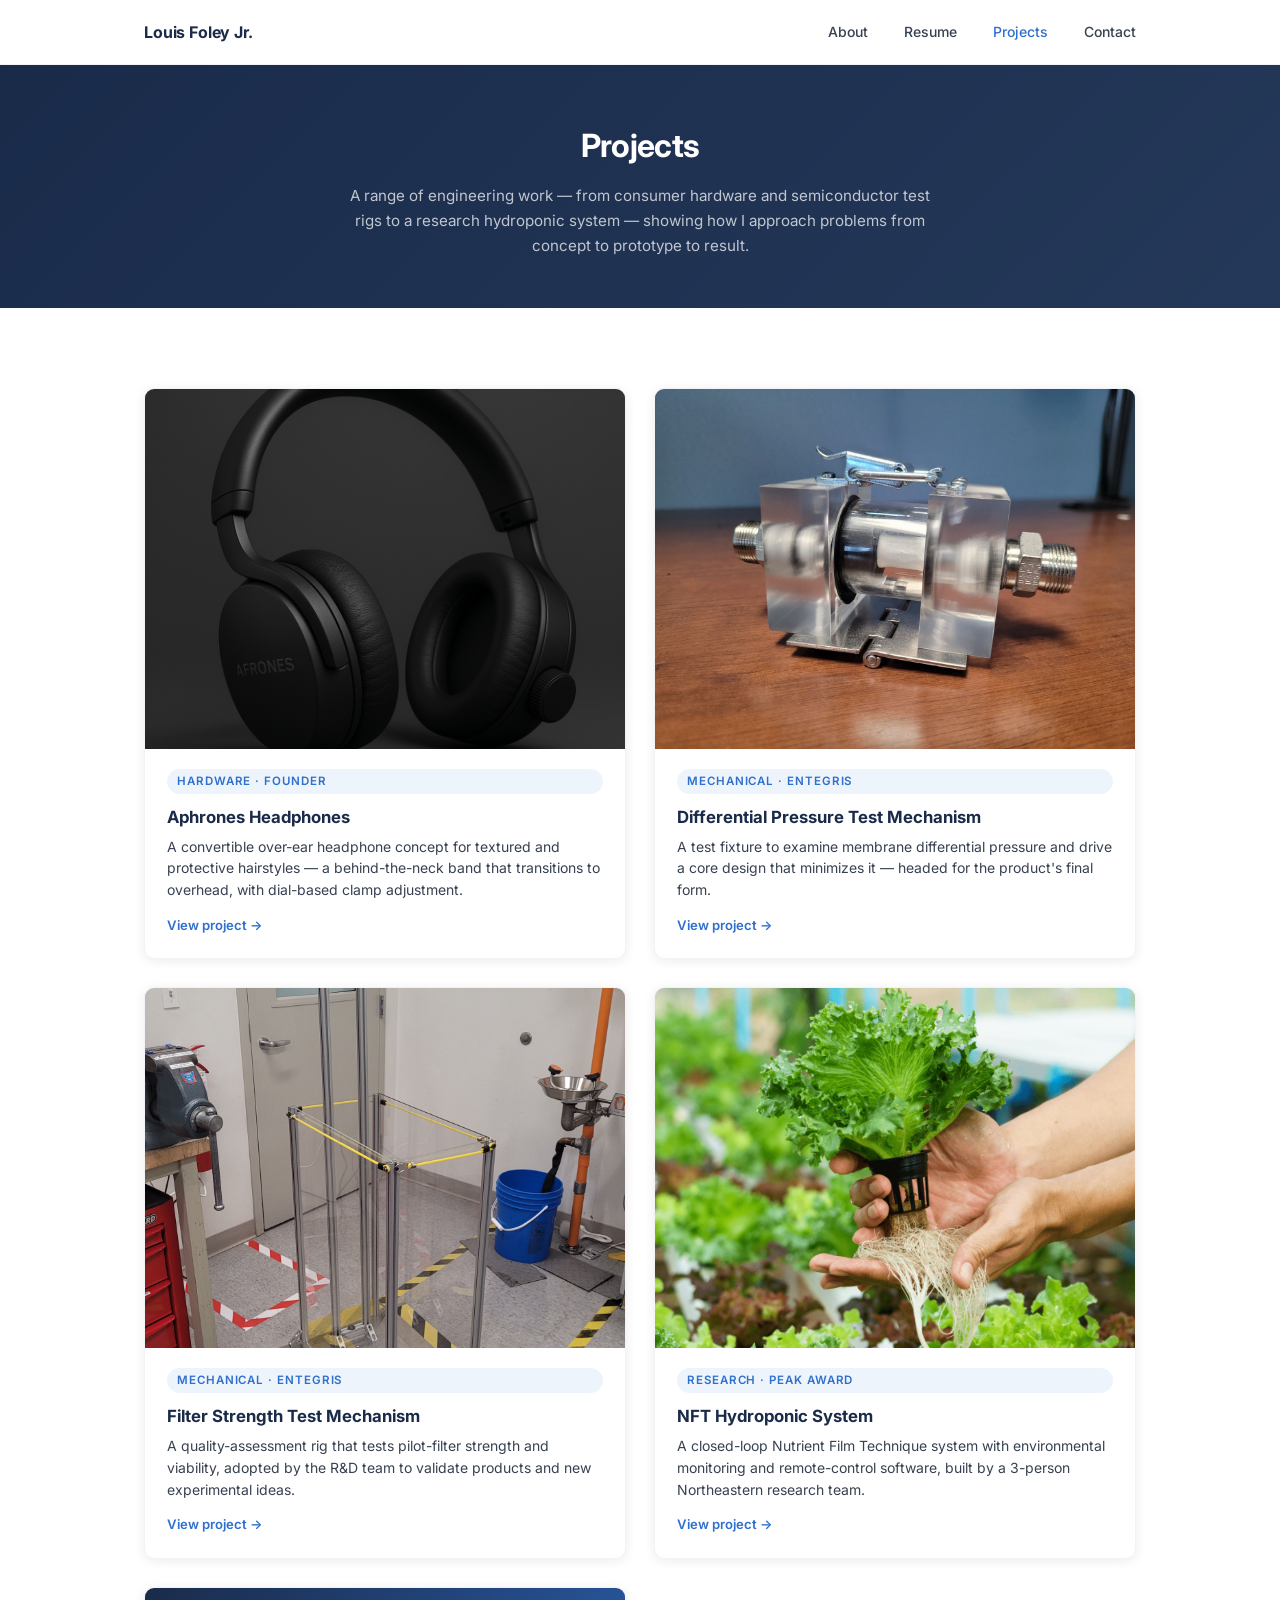
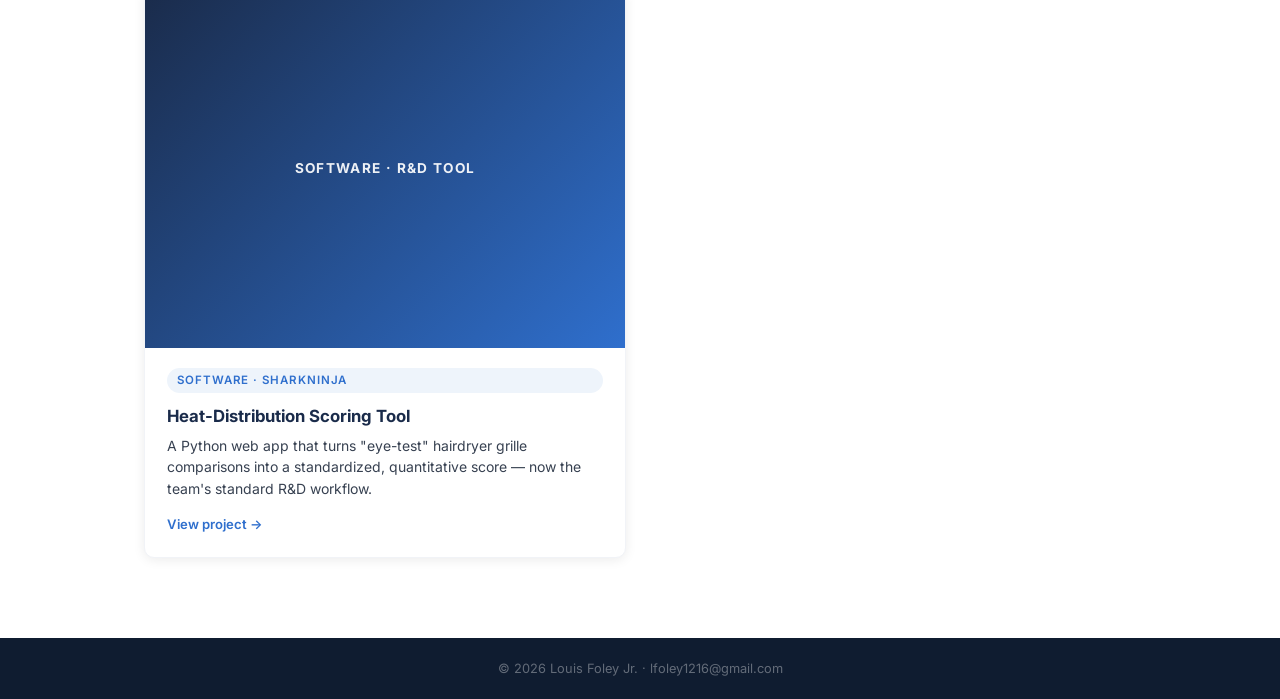
<file: projects.html>
<!DOCTYPE html>
<html lang="en">
<head>
  <meta charset="UTF-8" />
  <meta name="viewport" content="width=device-width, initial-scale=1.0" />
  <title>Projects — Louis Foley Jr.</title>
  <link rel="icon" href="favicon.svg" />
  <link rel="preconnect" href="https://fonts.googleapis.com" />
  <link rel="preconnect" href="https://fonts.gstatic.com" crossorigin />
  <link href="https://fonts.googleapis.com/css2?family=Inter:wght@300;400;500;600;700&display=swap" rel="stylesheet" />
  <link rel="stylesheet" href="style.css" />
</head>
<body>

  <nav id="navbar">
    <div class="nav-inner">
      <a class="nav-logo" href="index.html">Louis Foley Jr.</a>
      <button class="hamburger" id="hamburger" aria-label="Menu"><span></span><span></span><span></span></button>
      <ul class="nav-links" id="nav-links">
        <li><a href="index.html">About</a></li>
        <li><a href="resume.html">Resume</a></li>
        <li><a href="projects.html" class="active">Projects</a></li>
        <li><a href="contact.html">Contact</a></li>
      </ul>
    </div>
  </nav>

  <div class="page">
    <header class="page-header">
      <h1>Projects</h1>
      <p>A range of engineering work — from consumer hardware and semiconductor test rigs to a research hydroponic system — showing how I approach problems from concept to prototype to result.</p>
    </header>

    <section>
      <div class="container">
        <div class="proj-index-grid">

          <a class="proj-index-card" href="project-aphrones.html">
            <img class="proj-index-img" src="assets/aphrones.jpg" alt="Aphrones convertible headphones" loading="lazy" />
            <div class="proj-index-body">
              <div class="project-tag">Hardware · Founder</div>
              <h3>Aphrones Headphones</h3>
              <p>A convertible over-ear headphone concept for textured and protective hairstyles — a behind-the-neck band that transitions to overhead, with dial-based clamp adjustment.</p>
              <span class="proj-index-more">View project →</span>
            </div>
          </a>

          <a class="proj-index-card" href="project-differential-pressure.html">
            <img class="proj-index-img" src="assets/differential-pressure.jpg" alt="Differential pressure test mechanism" loading="lazy" />
            <div class="proj-index-body">
              <div class="project-tag">Mechanical · Entegris</div>
              <h3>Differential Pressure Test Mechanism</h3>
              <p>A test fixture to examine membrane differential pressure and drive a core design that minimizes it — headed for the product's final form.</p>
              <span class="proj-index-more">View project →</span>
            </div>
          </a>

          <a class="proj-index-card" href="project-filter-strength.html">
            <img class="proj-index-img" src="assets/filter-strength.jpg" alt="Filter strength test mechanism" loading="lazy" />
            <div class="proj-index-body">
              <div class="project-tag">Mechanical · Entegris</div>
              <h3>Filter Strength Test Mechanism</h3>
              <p>A quality-assessment rig that tests pilot-filter strength and viability, adopted by the R&D team to validate products and new experimental ideas.</p>
              <span class="proj-index-more">View project →</span>
            </div>
          </a>

          <a class="proj-index-card" href="project-hydroponics.html">
            <img class="proj-index-img" src="assets/hydroponics.webp" alt="NFT hydroponic system" loading="lazy" />
            <div class="proj-index-body">
              <div class="project-tag">Research · PEAK Award</div>
              <h3>NFT Hydroponic System</h3>
              <p>A closed-loop Nutrient Film Technique system with environmental monitoring and remote-control software, built by a 3-person Northeastern research team.</p>
              <span class="proj-index-more">View project →</span>
            </div>
          </a>

          <a class="proj-index-card" href="project-heat-scoring.html">
            <div class="proj-cover-ph"><span>Software · R&amp;D Tool</span></div>
            <div class="proj-index-body">
              <div class="project-tag">Software · SharkNinja</div>
              <h3>Heat-Distribution Scoring Tool</h3>
              <p>A Python web app that turns "eye-test" hairdryer grille comparisons into a standardized, quantitative score — now the team's standard R&D workflow.</p>
              <span class="proj-index-more">View project →</span>
            </div>
          </a>

        </div>
      </div>
    </section>
  </div>

  <footer><p>© 2026 Louis Foley Jr. · <a href="mailto:lfoley1216@gmail.com">lfoley1216@gmail.com</a></p></footer>
  <script src="script.js"></script>
</body>
</html>
</file>
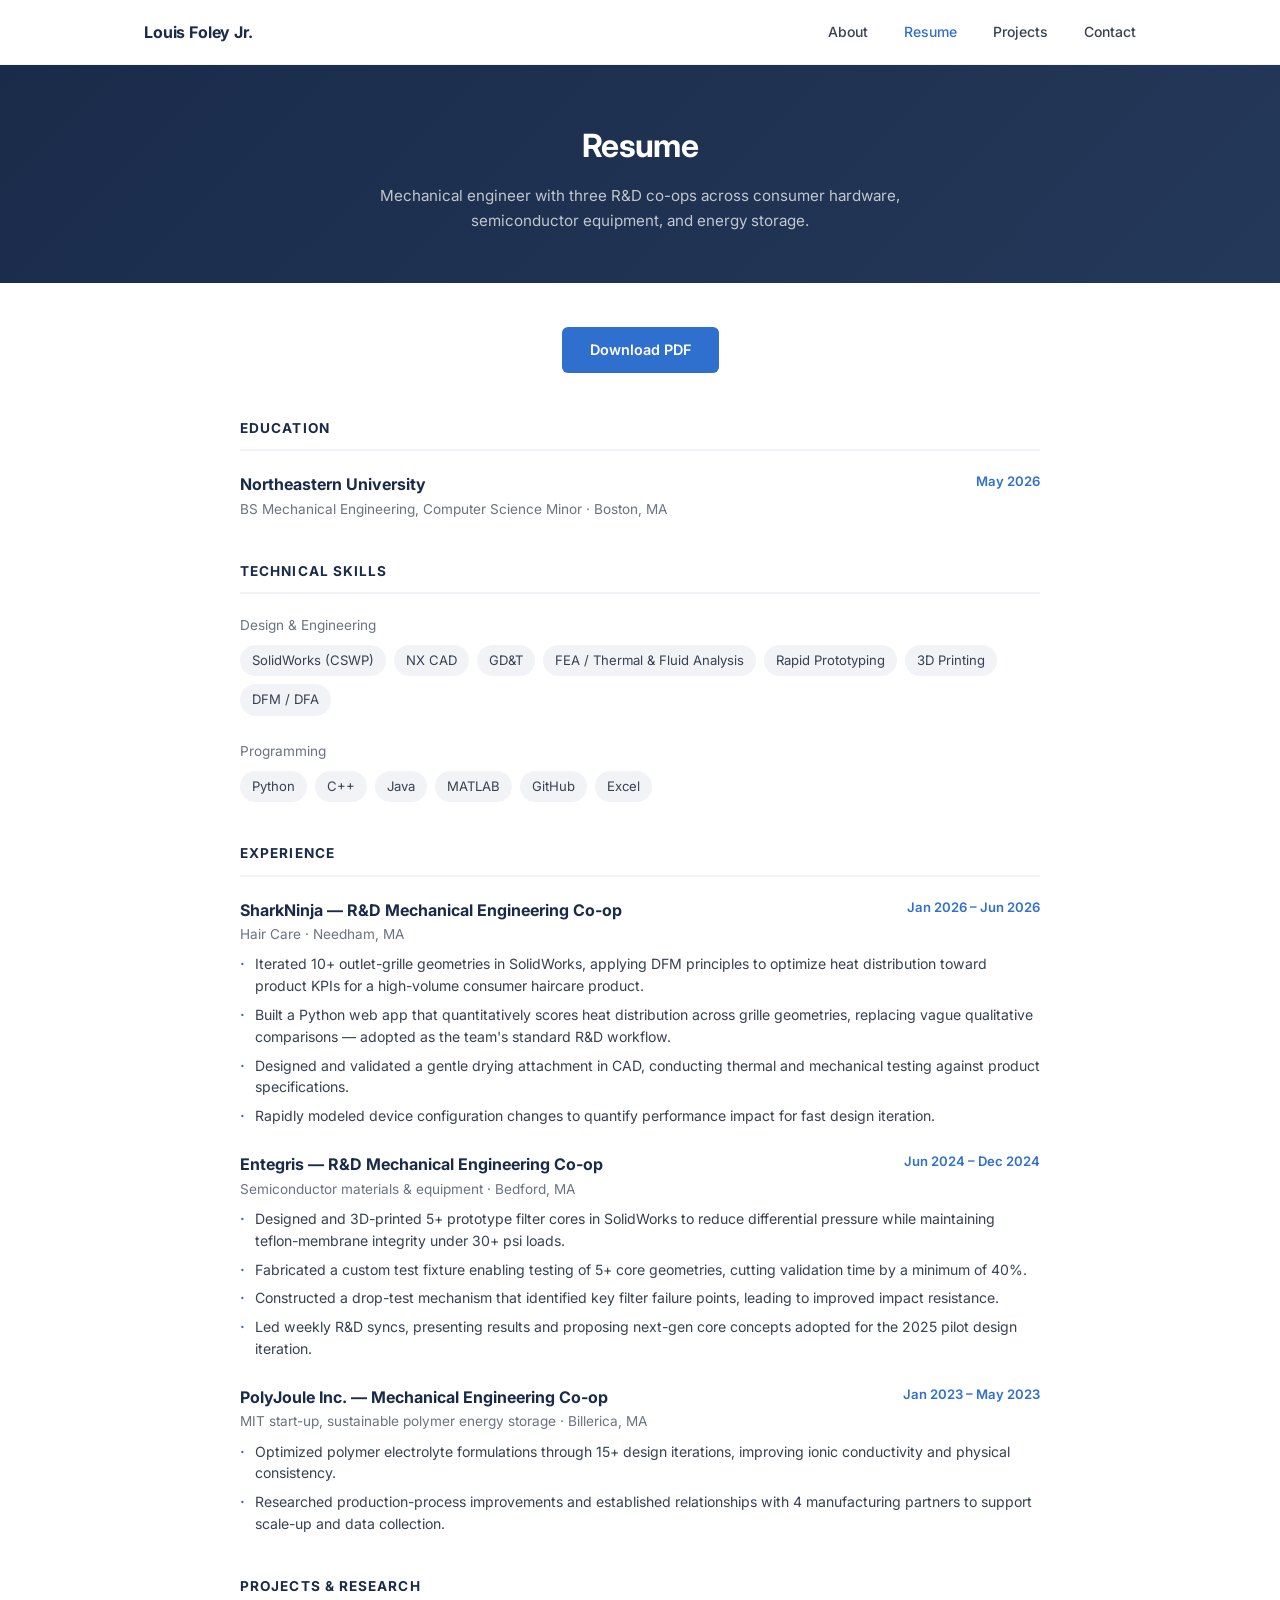
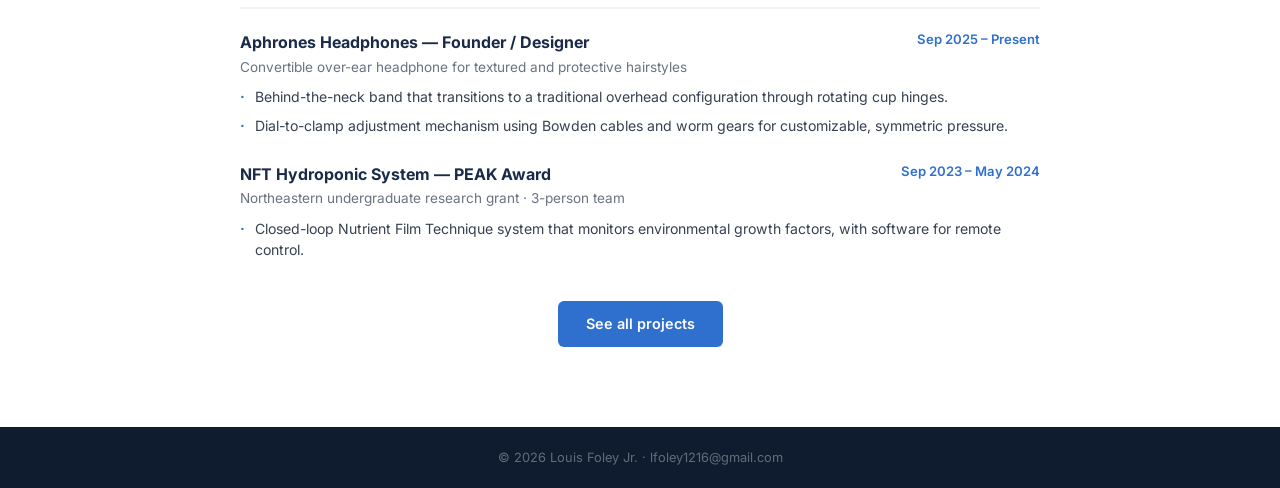
<file: resume.html>
<!DOCTYPE html>
<html lang="en">
<head>
  <meta charset="UTF-8" />
  <meta name="viewport" content="width=device-width, initial-scale=1.0" />
  <title>Resume — Louis Foley Jr.</title>
  <link rel="icon" href="favicon.svg" />
  <link rel="preconnect" href="https://fonts.googleapis.com" />
  <link rel="preconnect" href="https://fonts.gstatic.com" crossorigin />
  <link href="https://fonts.googleapis.com/css2?family=Inter:wght@300;400;500;600;700&display=swap" rel="stylesheet" />
  <link rel="stylesheet" href="style.css" />
</head>
<body>

  <nav id="navbar">
    <div class="nav-inner">
      <a class="nav-logo" href="index.html">Louis Foley Jr.</a>
      <button class="hamburger" id="hamburger" aria-label="Menu"><span></span><span></span><span></span></button>
      <ul class="nav-links" id="nav-links">
        <li><a href="index.html">About</a></li>
        <li><a href="resume.html" class="active">Resume</a></li>
        <li><a href="projects.html">Projects</a></li>
        <li><a href="contact.html">Contact</a></li>
      </ul>
    </div>
  </nav>

  <div class="page">
    <header class="page-header">
      <h1>Resume</h1>
      <p>Mechanical engineer with three R&amp;D co-ops across consumer hardware, semiconductor equipment, and energy storage.</p>
    </header>

    <section class="resume-page">
      <div class="container">
        <div class="resume-download">
          <a href="assets/resume.pdf" class="btn btn-primary" download>Download PDF</a>
        </div>

        <div class="resume-block">
          <h2>Education</h2>
          <div class="resume-entry">
            <div class="r-head">
              <h3>Northeastern University</h3>
              <span class="r-when">May 2026</span>
            </div>
            <p class="r-sub">BS Mechanical Engineering, Computer Science Minor · Boston, MA</p>
          </div>
        </div>

        <div class="resume-block">
          <h2>Technical Skills</h2>
          <div class="resume-entry">
            <p class="r-sub">Design &amp; Engineering</p>
            <div class="resume-tags">
              <span>SolidWorks (CSWP)</span><span>NX CAD</span><span>GD&amp;T</span><span>FEA / Thermal &amp; Fluid Analysis</span>
              <span>Rapid Prototyping</span><span>3D Printing</span><span>DFM / DFA</span>
            </div>
          </div>
          <div class="resume-entry">
            <p class="r-sub">Programming</p>
            <div class="resume-tags">
              <span>Python</span><span>C++</span><span>Java</span><span>MATLAB</span><span>GitHub</span><span>Excel</span>
            </div>
          </div>
        </div>

        <div class="resume-block">
          <h2>Experience</h2>

          <div class="resume-entry">
            <div class="r-head">
              <h3>SharkNinja — R&amp;D Mechanical Engineering Co-op</h3>
              <span class="r-when">Jan 2026 – Jun 2026</span>
            </div>
            <p class="r-sub">Hair Care · Needham, MA</p>
            <ul>
              <li>Iterated 10+ outlet-grille geometries in SolidWorks, applying DFM principles to optimize heat distribution toward product KPIs for a high-volume consumer haircare product.</li>
              <li>Built a Python web app that quantitatively scores heat distribution across grille geometries, replacing vague qualitative comparisons — adopted as the team's standard R&amp;D workflow.</li>
              <li>Designed and validated a gentle drying attachment in CAD, conducting thermal and mechanical testing against product specifications.</li>
              <li>Rapidly modeled device configuration changes to quantify performance impact for fast design iteration.</li>
            </ul>
          </div>

          <div class="resume-entry">
            <div class="r-head">
              <h3>Entegris — R&amp;D Mechanical Engineering Co-op</h3>
              <span class="r-when">Jun 2024 – Dec 2024</span>
            </div>
            <p class="r-sub">Semiconductor materials &amp; equipment · Bedford, MA</p>
            <ul>
              <li>Designed and 3D-printed 5+ prototype filter cores in SolidWorks to reduce differential pressure while maintaining teflon-membrane integrity under 30+ psi loads.</li>
              <li>Fabricated a custom test fixture enabling testing of 5+ core geometries, cutting validation time by a minimum of 40%.</li>
              <li>Constructed a drop-test mechanism that identified key filter failure points, leading to improved impact resistance.</li>
              <li>Led weekly R&amp;D syncs, presenting results and proposing next-gen core concepts adopted for the 2025 pilot design iteration.</li>
            </ul>
          </div>

          <div class="resume-entry">
            <div class="r-head">
              <h3>PolyJoule Inc. — Mechanical Engineering Co-op</h3>
              <span class="r-when">Jan 2023 – May 2023</span>
            </div>
            <p class="r-sub">MIT start-up, sustainable polymer energy storage · Billerica, MA</p>
            <ul>
              <li>Optimized polymer electrolyte formulations through 15+ design iterations, improving ionic conductivity and physical consistency.</li>
              <li>Researched production-process improvements and established relationships with 4 manufacturing partners to support scale-up and data collection.</li>
            </ul>
          </div>
        </div>

        <div class="resume-block">
          <h2>Projects &amp; Research</h2>
          <div class="resume-entry">
            <div class="r-head">
              <h3>Aphrones Headphones — Founder / Designer</h3>
              <span class="r-when">Sep 2025 – Present</span>
            </div>
            <p class="r-sub">Convertible over-ear headphone for textured and protective hairstyles</p>
            <ul>
              <li>Behind-the-neck band that transitions to a traditional overhead configuration through rotating cup hinges.</li>
              <li>Dial-to-clamp adjustment mechanism using Bowden cables and worm gears for customizable, symmetric pressure.</li>
            </ul>
          </div>
          <div class="resume-entry">
            <div class="r-head">
              <h3>NFT Hydroponic System — PEAK Award</h3>
              <span class="r-when">Sep 2023 – May 2024</span>
            </div>
            <p class="r-sub">Northeastern undergraduate research grant · 3-person team</p>
            <ul>
              <li>Closed-loop Nutrient Film Technique system that monitors environmental growth factors, with software for remote control.</li>
            </ul>
          </div>
          <div class="section-cta"><a href="projects.html" class="btn btn-primary">See all projects</a></div>
        </div>

      </div>
    </section>
  </div>

  <footer><p>© 2026 Louis Foley Jr. · <a href="mailto:lfoley1216@gmail.com">lfoley1216@gmail.com</a></p></footer>
  <script src="script.js"></script>
</body>
</html>
</file>
<file: style.css>
/* ── Reset & Base ── */
*, *::before, *::after { box-sizing: border-box; margin: 0; padding: 0; }

:root {
  --navy:   #1a2b4a;
  --navy-light: #243859;
  --accent: #2f6fcd;
  --gray-50:  #f8f9fb;
  --gray-100: #f1f3f7;
  --gray-300: #d1d5db;
  --gray-500: #6b7280;
  --gray-700: #374151;
  --gray-900: #111827;
  --white: #ffffff;
  --radius: 10px;
  --shadow: 0 2px 12px rgba(0,0,0,0.08);
  --shadow-lg: 0 8px 32px rgba(0,0,0,0.12);
  --transition: 0.2s ease;
}

html { scroll-behavior: smooth; }

body {
  font-family: 'Inter', system-ui, sans-serif;
  color: var(--gray-900);
  background: var(--white);
  line-height: 1.65;
  font-size: 15px;
}

a { color: inherit; text-decoration: none; }
ul { list-style: none; }

/* ── Utility ── */
.container {
  max-width: 1040px;
  margin: 0 auto;
  padding: 0 24px;
}

section { padding: 80px 0; }
.section-gray { background: var(--gray-50); }

.section-title {
  font-size: 1.75rem;
  font-weight: 700;
  color: var(--navy);
  margin-bottom: 48px;
  position: relative;
  display: inline-block;
}

.section-title::after {
  content: '';
  display: block;
  width: 48px;
  height: 3px;
  background: var(--accent);
  margin-top: 8px;
  border-radius: 2px;
}

/* ── Buttons ── */
.btn {
  display: inline-block;
  padding: 11px 28px;
  border-radius: 6px;
  font-size: 0.9rem;
  font-weight: 600;
  transition: all var(--transition);
  cursor: pointer;
}

.btn-primary {
  background: var(--accent);
  color: var(--white);
}

.btn-primary:hover { background: #2558a8; }

.btn-outline {
  border: 2px solid var(--white);
  color: var(--white);
}

.btn-outline:hover {
  background: var(--white);
  color: var(--navy);
}

/* ── Nav ── */
#navbar {
  position: fixed;
  top: 0;
  left: 0;
  right: 0;
  z-index: 1000;
  background: var(--white);
  border-bottom: 1px solid var(--gray-100);
  transition: box-shadow var(--transition);
}

#navbar.scrolled { box-shadow: var(--shadow); }

.nav-inner {
  max-width: 1040px;
  margin: 0 auto;
  padding: 0 24px;
  height: 64px;
  display: flex;
  align-items: center;
  justify-content: space-between;
}

.nav-logo {
  font-weight: 700;
  font-size: 1rem;
  color: var(--navy);
  letter-spacing: -0.01em;
}

.nav-links {
  display: flex;
  gap: 36px;
}

.nav-links a {
  font-size: 0.875rem;
  font-weight: 500;
  color: var(--gray-700);
  transition: color var(--transition);
}

.nav-links a:hover { color: var(--accent); }

.hamburger {
  display: none;
  flex-direction: column;
  gap: 5px;
  background: none;
  border: none;
  cursor: pointer;
  padding: 4px;
}

.hamburger span {
  display: block;
  width: 22px;
  height: 2px;
  background: var(--navy);
  border-radius: 2px;
  transition: all var(--transition);
}

/* ── Hero ── */
#hero {
  padding: 140px 0 80px;
  background: linear-gradient(135deg, var(--navy) 0%, var(--navy-light) 100%);
  color: var(--white);
  text-align: center;
}

.hero-inner {
  max-width: 640px;
  margin: 0 auto;
  padding: 0 24px;
}

.hero-photo {
  width: 120px;
  height: 120px;
  border-radius: 50%;
  margin: 0 auto 24px;
  overflow: hidden;
  border: 3px solid rgba(255,255,255,0.3);
  background: rgba(255,255,255,0.1);
  display: flex;
  align-items: center;
  justify-content: center;
}

.hero-photo img {
  width: 100%;
  height: 100%;
  object-fit: cover;
  display: block;
}

.photo-initials {
  display: none;
  font-size: 2.5rem;
  font-weight: 700;
  color: rgba(255,255,255,0.8);
  width: 100%;
  height: 100%;
  align-items: center;
  justify-content: center;
}

#hero h1 {
  font-size: 2.5rem;
  font-weight: 700;
  letter-spacing: -0.02em;
  margin-bottom: 8px;
}

.hero-title {
  font-size: 1rem;
  font-weight: 600;
  letter-spacing: 0.12em;
  text-transform: uppercase;
  color: rgba(255,255,255,0.75);
  margin-bottom: 8px;
}

.hero-sub {
  font-size: 0.875rem;
  color: rgba(255,255,255,0.6);
  margin-bottom: 36px;
}

.hero-links {
  display: flex;
  gap: 12px;
  justify-content: center;
  flex-wrap: wrap;
}

/* ── About ── */
.about-grid {
  display: grid;
  grid-template-columns: 1fr 1fr;
  gap: 48px;
  align-items: start;
}

.about-text p {
  color: var(--gray-700);
  margin-bottom: 16px;
  font-size: 0.95rem;
}

.about-text p:last-child { margin-bottom: 0; }

.about-facts {
  display: flex;
  flex-direction: column;
  gap: 0;
  border: 1px solid var(--gray-300);
  border-radius: var(--radius);
  overflow: hidden;
}

.fact {
  display: flex;
  flex-direction: column;
  padding: 14px 20px;
  border-bottom: 1px solid var(--gray-100);
}

.fact:last-child { border-bottom: none; }

.fact-label {
  font-size: 0.75rem;
  font-weight: 600;
  text-transform: uppercase;
  letter-spacing: 0.06em;
  color: var(--gray-500);
  margin-bottom: 2px;
}

.fact-value {
  font-size: 0.9rem;
  font-weight: 500;
  color: var(--gray-900);
}

/* ── Skills ── */
.skills-grid {
  display: grid;
  grid-template-columns: 1fr 1fr;
  gap: 24px;
}

.skills-card {
  background: var(--white);
  border-radius: var(--radius);
  padding: 28px;
  box-shadow: var(--shadow);
}

.skills-card h3 {
  font-size: 0.875rem;
  font-weight: 700;
  text-transform: uppercase;
  letter-spacing: 0.08em;
  color: var(--navy);
  margin-bottom: 20px;
  padding-bottom: 12px;
  border-bottom: 2px solid var(--gray-100);
}

.skills-card ul {
  display: flex;
  flex-direction: column;
  gap: 10px;
}

.skills-card li {
  display: flex;
  align-items: center;
  gap: 10px;
  font-size: 0.9rem;
  color: var(--gray-700);
}

.skills-card li::before {
  content: '';
  display: block;
  width: 6px;
  height: 6px;
  border-radius: 50%;
  background: var(--accent);
  flex-shrink: 0;
}

/* ── Timeline ── */
.timeline {
  position: relative;
  padding-left: 28px;
}

.timeline::before {
  content: '';
  position: absolute;
  left: 6px;
  top: 8px;
  bottom: 8px;
  width: 2px;
  background: var(--gray-300);
}

.timeline-item {
  position: relative;
  margin-bottom: 40px;
}

.timeline-item:last-child { margin-bottom: 0; }

.timeline-dot {
  position: absolute;
  left: -26px;
  top: 18px;
  width: 14px;
  height: 14px;
  border-radius: 50%;
  background: var(--accent);
  border: 3px solid var(--white);
  box-shadow: 0 0 0 2px var(--accent);
}

.timeline-card {
  background: var(--white);
  border: 1px solid var(--gray-300);
  border-radius: var(--radius);
  padding: 24px 28px;
  box-shadow: var(--shadow);
}

.timeline-header {
  display: flex;
  justify-content: space-between;
  align-items: flex-start;
  gap: 16px;
  margin-bottom: 16px;
  flex-wrap: wrap;
}

.timeline-card h3 {
  font-size: 1.05rem;
  font-weight: 700;
  color: var(--navy);
  margin-bottom: 3px;
}

.timeline-role {
  font-size: 0.85rem;
  color: var(--gray-500);
}

.timeline-meta {
  display: flex;
  flex-direction: column;
  align-items: flex-end;
  gap: 2px;
  flex-shrink: 0;
}

.timeline-date {
  font-size: 0.82rem;
  font-weight: 600;
  color: var(--accent);
  white-space: nowrap;
}

.timeline-location {
  font-size: 0.8rem;
  color: var(--gray-500);
}

.timeline-card ul {
  display: flex;
  flex-direction: column;
  gap: 8px;
}

.timeline-card li {
  font-size: 0.875rem;
  color: var(--gray-700);
  padding-left: 14px;
  position: relative;
  line-height: 1.55;
}

.timeline-card li::before {
  content: '·';
  position: absolute;
  left: 0;
  color: var(--accent);
  font-weight: 700;
}

/* ── Projects ── */
.projects-grid {
  display: grid;
  grid-template-columns: 1fr 1fr;
  gap: 24px;
}

.project-card {
  background: var(--white);
  border-radius: var(--radius);
  padding: 28px;
  box-shadow: var(--shadow);
  border: 1px solid var(--gray-100);
  transition: box-shadow var(--transition);
}

.project-card:hover { box-shadow: var(--shadow-lg); }

.project-tag {
  display: inline-block;
  font-size: 0.72rem;
  font-weight: 600;
  text-transform: uppercase;
  letter-spacing: 0.08em;
  color: var(--accent);
  background: rgba(47, 111, 205, 0.08);
  padding: 3px 10px;
  border-radius: 20px;
  margin-bottom: 12px;
}

.project-card h3 {
  font-size: 1rem;
  font-weight: 700;
  color: var(--navy);
  margin-bottom: 4px;
}

.project-date {
  font-size: 0.78rem;
  color: var(--gray-500);
  margin-bottom: 12px;
}

.project-card > p {
  font-size: 0.875rem;
  color: var(--gray-700);
  margin-bottom: 14px;
  line-height: 1.55;
}

.project-card ul {
  display: flex;
  flex-direction: column;
  gap: 7px;
}

.project-card li {
  font-size: 0.85rem;
  color: var(--gray-700);
  padding-left: 14px;
  position: relative;
  line-height: 1.5;
}

.project-card li::before {
  content: '·';
  position: absolute;
  left: 0;
  color: var(--accent);
  font-weight: 700;
}

/* ── Contact ── */
#contact {
  background: var(--navy);
  color: var(--white);
}

#contact .section-title { color: var(--white); }
#contact .section-title::after { background: rgba(255,255,255,0.5); }

.contact-sub {
  font-size: 0.95rem;
  color: rgba(255,255,255,0.7);
  margin-bottom: 40px;
  max-width: 500px;
}

.contact-grid {
  display: flex;
  gap: 16px;
  flex-wrap: wrap;
}

.contact-item {
  display: flex;
  align-items: center;
  gap: 16px;
  background: rgba(255,255,255,0.08);
  border: 1px solid rgba(255,255,255,0.15);
  border-radius: var(--radius);
  padding: 18px 24px;
  flex: 1;
  min-width: 220px;
  transition: background var(--transition);
}

.contact-item:hover { background: rgba(255,255,255,0.14); }

.contact-icon {
  width: 40px;
  height: 40px;
  background: rgba(255,255,255,0.12);
  border-radius: 8px;
  display: flex;
  align-items: center;
  justify-content: center;
  font-size: 1.1rem;
  font-weight: 700;
  flex-shrink: 0;
}

.contact-label {
  font-size: 0.75rem;
  font-weight: 600;
  text-transform: uppercase;
  letter-spacing: 0.06em;
  color: rgba(255,255,255,0.5);
  margin-bottom: 2px;
}

.contact-value {
  font-size: 0.9rem;
  font-weight: 500;
  color: var(--white);
}

/* ── Footer ── */
footer {
  background: #0f1c30;
  padding: 20px 24px;
  text-align: center;
  font-size: 0.8rem;
  color: rgba(255,255,255,0.35);
}

/* ── Responsive ── */
@media (max-width: 768px) {
  section { padding: 60px 0; }

  .hamburger { display: flex; }

  .nav-links {
    display: none;
    position: absolute;
    top: 64px;
    left: 0;
    right: 0;
    background: var(--white);
    flex-direction: column;
    padding: 16px 24px 24px;
    gap: 4px;
    border-bottom: 1px solid var(--gray-100);
    box-shadow: var(--shadow);
  }

  .nav-links.open { display: flex; }

  .nav-links a {
    padding: 10px 0;
    font-size: 0.95rem;
    border-bottom: 1px solid var(--gray-100);
  }

  .nav-links li:last-child a { border-bottom: none; }

  #hero { padding: 120px 0 60px; }
  #hero h1 { font-size: 1.9rem; }

  .about-grid { grid-template-columns: 1fr; gap: 32px; }
  .skills-grid { grid-template-columns: 1fr; }
  .projects-grid { grid-template-columns: 1fr; }

  .timeline-header { flex-direction: column; gap: 4px; }
  .timeline-meta { align-items: flex-start; }

  .contact-grid { flex-direction: column; }
  .contact-item { min-width: unset; }
}

@media (max-width: 480px) {
  #hero h1 { font-size: 1.6rem; }
  .section-title { font-size: 1.4rem; }
}

/* ══ Multi-page additions ══ */
.nav-links a.active { color: var(--accent); }

/* Sub-page: clear the fixed nav */
.page { padding-top: 64px; }

/* Page header band */
.page-header {
  background: linear-gradient(135deg, var(--navy) 0%, var(--navy-light) 100%);
  color: var(--white);
  padding: 56px 0 50px;
  text-align: center;
}
.page-header h1 { font-size: 2rem; font-weight: 700; letter-spacing: -0.02em; margin-bottom: 10px; }
.page-header p { color: rgba(255,255,255,0.72); font-size: 0.95rem; max-width: 580px; margin: 0 auto; }

/* Back link */
.back-link { display: inline-block; font-size: 0.85rem; font-weight: 600; color: var(--accent); margin-bottom: 22px; }
.back-link:hover { text-decoration: underline; }

/* Projects index — cards with images */
.proj-index-grid { display: grid; grid-template-columns: 1fr 1fr; gap: 28px; }
.proj-index-card {
  display: flex; flex-direction: column; background: var(--white);
  border: 1px solid var(--gray-100); border-radius: var(--radius); overflow: hidden;
  box-shadow: var(--shadow); transition: box-shadow var(--transition), transform var(--transition);
}
.proj-index-card:hover { box-shadow: var(--shadow-lg); transform: translateY(-3px); }
.proj-index-img { width: 100%; aspect-ratio: 4/3; object-fit: cover; background: var(--gray-100); display: block; }
.proj-index-body { padding: 20px 22px 22px; display: flex; flex-direction: column; flex: 1; }
.proj-index-body .project-tag { margin-bottom: 10px; }
.proj-index-body h3 { font-size: 1.05rem; font-weight: 700; color: var(--navy); margin-bottom: 4px; }
.proj-index-body p { font-size: 0.875rem; color: var(--gray-700); margin: 0 0 14px; line-height: 1.55; flex: 1; }
.proj-index-more { font-size: 0.82rem; font-weight: 600; color: var(--accent); }

/* Project detail page */
.project-detail { padding: 52px 0 80px; }
.project-detail-header { margin-bottom: 26px; }
.project-detail-header h1 { font-size: 1.9rem; font-weight: 700; color: var(--navy); margin: 10px 0 6px; letter-spacing: -0.01em; }
.project-detail-meta { font-size: 0.9rem; color: var(--gray-500); }
.project-detail-img {
  width: 100%; max-height: 480px; object-fit: cover; border-radius: var(--radius);
  box-shadow: var(--shadow); margin-bottom: 32px; background: var(--gray-100);
}
.project-detail-body { max-width: 760px; }
.project-detail-body p { color: var(--gray-700); font-size: 0.98rem; margin-bottom: 18px; line-height: 1.7; }
.project-detail-body h3 { font-size: 0.78rem; font-weight: 700; text-transform: uppercase; letter-spacing: 0.08em; color: var(--navy); margin: 6px 0 14px; }
.project-detail-body ul { display: flex; flex-direction: column; gap: 10px; margin-bottom: 8px; }
.project-detail-body li { font-size: 0.92rem; color: var(--gray-700); padding-left: 16px; position: relative; line-height: 1.6; }
.project-detail-body li::before { content: '·'; position: absolute; left: 0; color: var(--accent); font-weight: 700; }

/* "View all" CTA */
.section-cta { text-align: center; margin-top: 40px; }

/* Resume page */
.resume-page { padding: 44px 0 80px; }
.resume-download { text-align: center; margin-bottom: 44px; }
.resume-block { max-width: 800px; margin: 0 auto; }
.resume-block + .resume-block { margin-top: 40px; }
.resume-block > h2 {
  font-size: 0.85rem; font-weight: 700; text-transform: uppercase; letter-spacing: 0.08em;
  color: var(--navy); padding-bottom: 10px; border-bottom: 2px solid var(--gray-100); margin-bottom: 20px;
}
.resume-entry { margin-bottom: 24px; }
.resume-entry:last-child { margin-bottom: 0; }
.resume-entry .r-head { display: flex; justify-content: space-between; gap: 12px; flex-wrap: wrap; }
.resume-entry h3 { font-size: 1rem; color: var(--navy); font-weight: 700; }
.resume-entry .r-when { font-size: 0.82rem; color: var(--accent); font-weight: 600; white-space: nowrap; }
.resume-entry .r-sub { font-size: 0.85rem; color: var(--gray-500); margin-bottom: 8px; }
.resume-entry ul { display: flex; flex-direction: column; gap: 7px; }
.resume-entry li { font-size: 0.88rem; color: var(--gray-700); padding-left: 15px; position: relative; line-height: 1.55; }
.resume-entry li::before { content: '·'; position: absolute; left: 0; color: var(--accent); font-weight: 700; }
.resume-tags { display: flex; flex-wrap: wrap; gap: 8px; }
.resume-tags span { font-size: 0.82rem; color: var(--gray-700); background: var(--gray-100); padding: 5px 12px; border-radius: 20px; }

/* Placeholder cover for projects without a photo */
.proj-cover-ph { width: 100%; aspect-ratio: 4/3; display: flex; align-items: center; justify-content: center;
  background: linear-gradient(135deg, var(--navy) 0%, var(--accent) 100%); }
.proj-cover-ph span { color: #fff; font-weight: 700; font-size: 0.85rem; letter-spacing: 0.1em; text-transform: uppercase; opacity: 0.92; }

@media (max-width: 768px) {
  .proj-index-grid { grid-template-columns: 1fr; }
}
</file>
